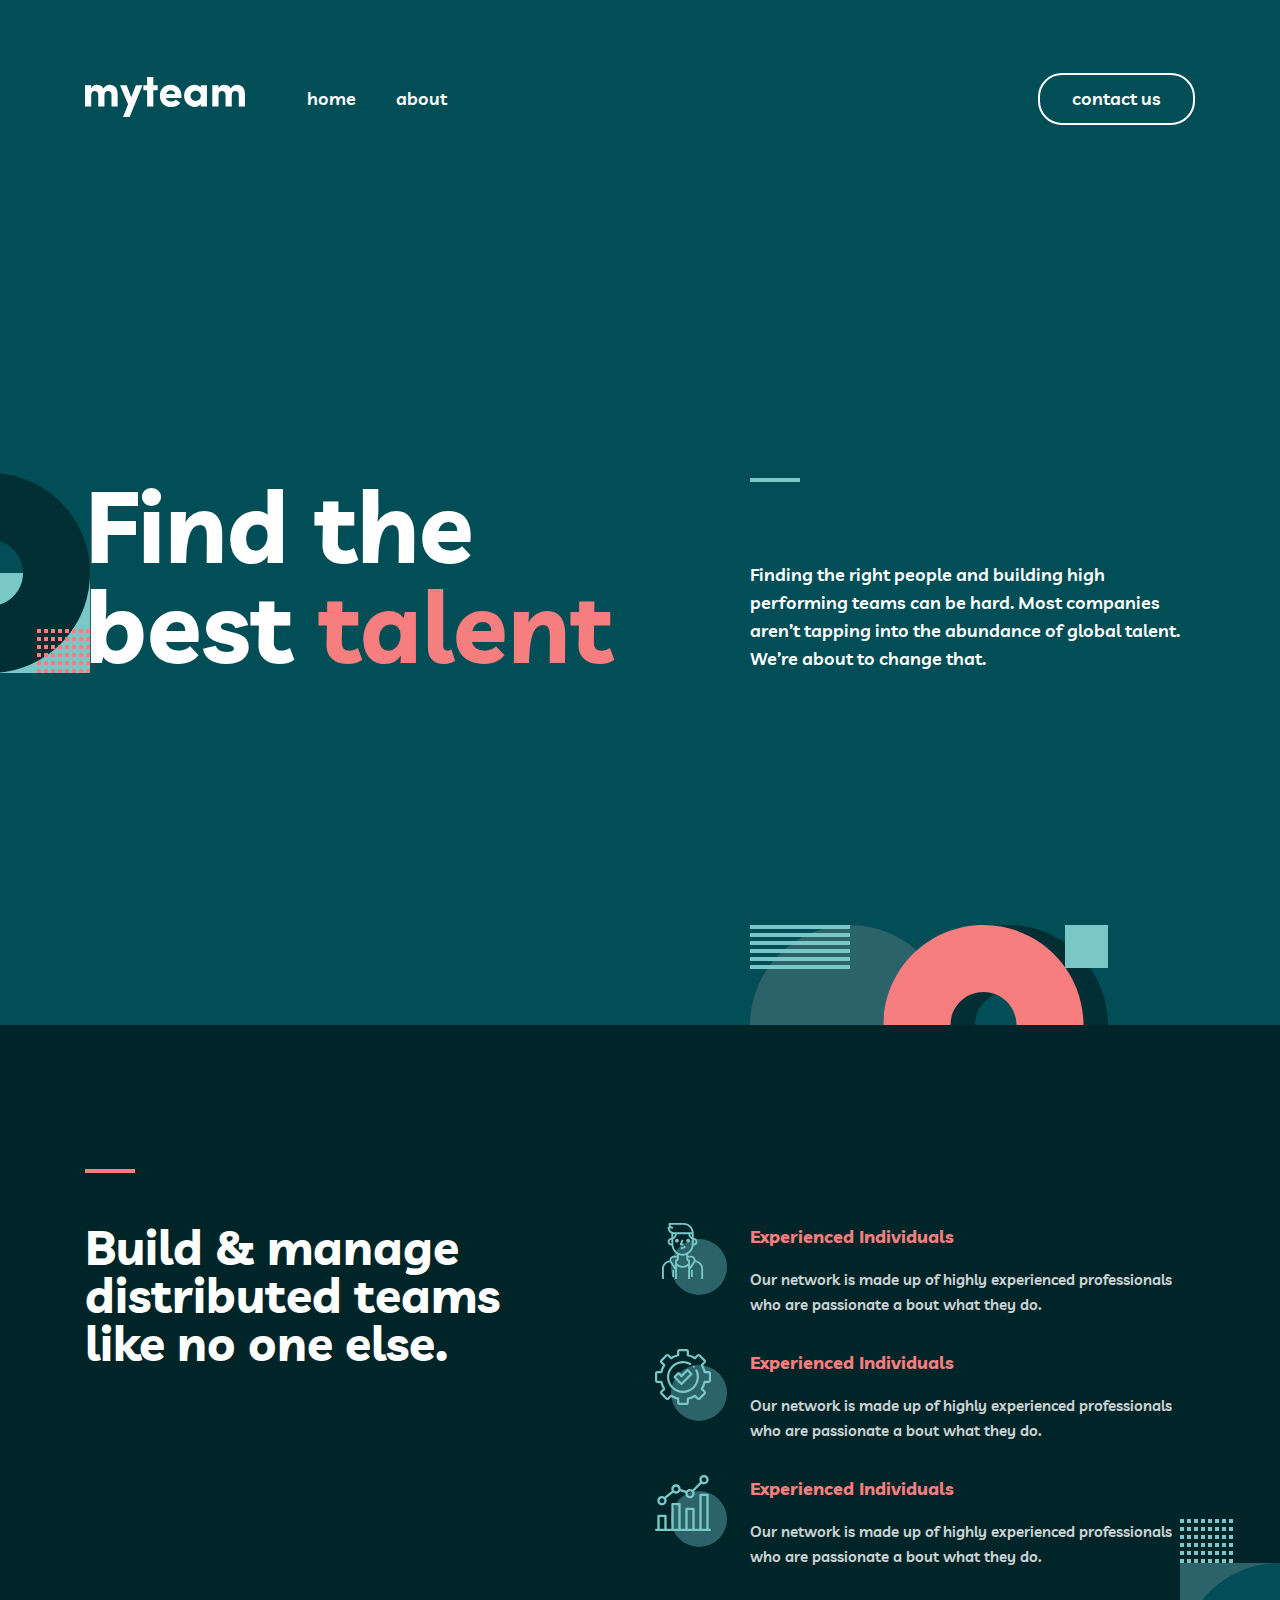
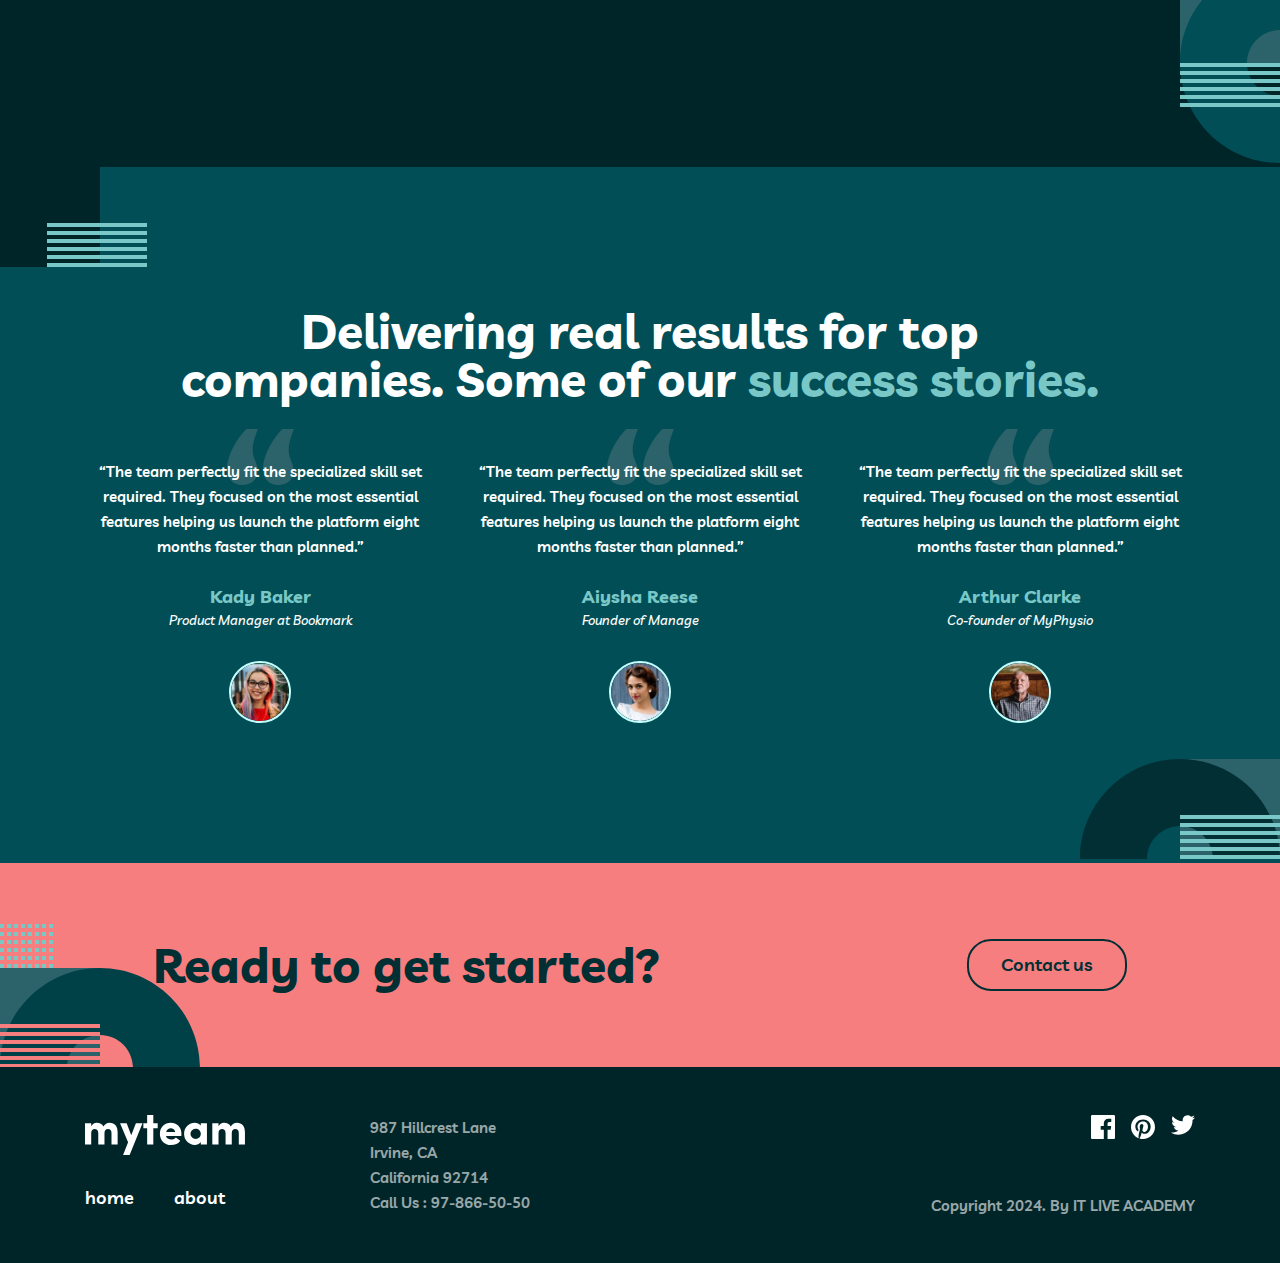
<file: index.html>
<!DOCTYPE html>
<html lang="en">
<head>
  <meta charset="UTF-8">
  <meta name="viewport" content="width=device-width, initial-scale=1.0">

  <link rel="icon" type="image/png" sizes="32x32" href="./img/favicon-32x32.png">
  
  <title>Home Page | myteam website</title>

  <!-- links main.css file -->
  <link rel="stylesheet" href="./css/main.css">
  <!-- links media css -->
  <link rel="stylesheet" href="./css/media.css">
</head>
<body>

  <!-- SITE-HEADER-HERO -->
  <div class="site-header-hero">
    <header class="site-header header">
        <div class="container d-flex">
          <a href="./index.html" class="site-header__logo logo">
            <img src="./img/logo.svg" alt="Site logo" class="logo-image">
          </a>

          <div class="site-menu__bar">
            <span class="site-menu__line"></span>
          </div>
          <nav class="header-nav nav">
            <ul class="nav-list">
              <li class="nav-item">
                <a href="./index.html" class="nav-link">home</a>
              </li>
              <li class="nav-item">
                <a href="./about.html" class="nav-link">about</a>
              </li>
            </ul>
            <a href="./contact.html" class="site-header__link contact-us primary-btn">contact us</a>
            
          </nav>
         
        </div>
    </header>
    <div class="site-hero">
      <div class="container d-flex site-hero__content">
        <h1 class="site-hero__title">Find the <br> best  <span class="site-hero__span">talent</span> </h1>
        <div class="site-hero__text">
          <p class="site-hero__desc">Finding the right people and building high performing teams can be hard. Most companies aren’t tapping into the abundance of global talent. We’re about to change that.</p>
          <img src="./img/bg-pattern-home-2.svg" alt="" class="site-hero__bottom--img">
        </div>
       
        </div>
    </div>
  </div>
  <!-- SITE-HEADER-HERO -->


  <!-- SITE-MAIN -->
  <main class="site-main">
    <!-- offer -->
    <section class="offer">
      <div class="container">
        <div class="offer-content">
          <h2 class="offer-title">Build & manage distributed teams like no one else.</h2>
          <div class="offer-content__service offer-bulid">
            <div class="offer-bulid__item">
              <svg xmlns="http://www.w3.org/2000/svg" width="72" height="72" viewBox="0 0 72 72" fill="none">
                <circle cx="44" cy="44" r="28" fill="#2C6269"/>
                <path fill-rule="evenodd" clip-rule="evenodd" d="M14.4958 0H28.4958C34.1565 0 38.7625 4.606 38.7625 10.2666V10.2667V14.9333C40.8214 14.9333 42.4958 16.6078 42.4958 18.6667C42.4958 20.7256 40.8214 22.4 38.7625 22.4H38.55C38.2613 26.0674 36.1975 29.2747 33.1623 31.101V32.6667H36.1118C38.6029 32.6667 40.6292 34.693 40.6291 37.1842C40.6298 37.2541 40.6289 37.3238 40.6263 37.3934L40.7476 37.4014C44.9636 37.9624 48.0958 41.5427 48.0959 45.7333V56H46.2292V45.7334C46.2292 42.4733 43.7932 39.6891 40.561 39.258L40.1563 39.2323C40.0733 39.3986 39.9798 39.5606 39.8759 39.7172L35.0291 46.9513V56H33.1623V42.9565C31.5585 44.1449 29.6053 44.8 27.5625 44.8C25.5193 44.8 23.5662 44.1451 21.9625 42.9571V56H20.0958V46.9507L15.251 39.7198C15.1464 39.5623 15.0523 39.3996 14.9689 39.2326L14.5023 39.2634C11.3318 39.689 8.89576 42.4732 8.89576 45.7333V56H7.02905V45.7333C7.02905 41.5426 10.1613 37.9633 14.3165 37.407L14.4982 37.3946C14.4954 37.3215 14.4943 37.2481 14.495 37.1746C14.495 34.6929 16.5212 32.6666 19.0123 32.6666H21.9625V31.1315C19.2932 29.5509 17.3029 26.8626 16.72 23.577C16.6621 23.2503 16.6183 22.9208 16.5903 22.5904L16.5756 22.4H16.3625C14.3035 22.4 12.6292 20.7255 12.6292 18.6666C12.6292 16.6077 14.3035 14.9333 16.3625 14.9333H16.3639L16.3626 10.5691C14.1571 9.51877 12.6292 7.26788 12.6292 4.66659C12.6292 4.15144 13.0473 3.7333 13.5625 3.7333H14.0636C13.7445 3.18358 13.5625 2.54603 13.5625 1.86659V0.933297C13.5625 0.418141 13.9806 0 14.4958 0ZM33.1623 35.672V34.5334H36.1118C37.5733 34.5334 38.7625 35.7234 38.7625 37.1934C38.768 37.7264 38.615 38.2415 38.3229 38.6811L35.0291 43.5973V37.5387C35.0292 37.0226 34.6119 36.6053 34.0958 36.6053H33.9371C33.4891 36.5287 33.1586 36.1377 33.1623 35.672ZM29.5133 32.4996C30.1282 32.3806 30.7236 32.2126 31.2956 32V35.6636C31.2863 36.8807 32.0563 37.9363 33.1623 38.3254V40.4479C31.7314 42.032 29.7086 42.9333 27.5625 42.9333C25.4163 42.9333 23.3935 42.0319 21.9625 40.4494V38.3264C23.0676 37.9373 23.8375 36.8826 23.8292 35.672V32.0136C25.0092 32.4416 26.2729 32.6723 27.5728 32.6723C28.2121 32.6723 28.8618 32.6153 29.5133 32.4996ZM20.0958 37.5387V43.5959L16.804 38.6829C16.51 38.2414 16.357 37.7253 16.3626 37.1839C16.3625 35.7224 17.5515 34.5333 19.0132 34.5333H21.9625V35.6786C21.9653 36.1377 21.6358 36.5288 21.1878 36.6054H21.0291C20.5139 36.6054 20.0958 37.0226 20.0958 37.5387ZM35.1286 11.1999H36.896L36.8969 14.0611C36.1833 13.4162 35.4004 12.4564 35.1286 11.1999ZM33.2295 11.1999C33.6437 14.0413 35.8703 15.7542 36.8976 16.4045L36.8986 19.5273L36.7016 22.0715C36.4422 26.3238 33.3398 29.8584 29.1725 30.6647C24.2034 31.5467 19.4396 28.2213 18.5567 23.2503C18.5092 22.9796 18.4727 22.7071 18.4503 22.4401L18.2292 19.6V16.4032C19.2574 15.752 21.4814 14.0394 21.8953 11.1999H33.2295ZM16.3625 16.8H16.3644L16.3653 19.6719L16.4317 20.5333H16.3625C15.333 20.5333 14.4958 19.6961 14.4958 18.6666C14.4958 17.6372 15.333 16.8 16.3625 16.8ZM19.9963 11.1999C19.7247 12.4555 18.9424 13.4148 18.2292 14.0597V11.1334C18.534 11.1772 18.8457 11.1999 19.1625 11.1999H19.9963ZM38.7625 19.6V16.8C39.7919 16.8 40.6292 17.6372 40.6292 18.6667C40.6292 19.6961 39.792 20.5334 38.7625 20.5334H38.6912L38.7625 19.6ZM14.59 5.6C15.0232 7.72702 16.9094 9.3333 19.1625 9.3333V9.33341H36.8435C36.3778 5.13898 32.8125 1.8667 28.4958 1.8667H15.4291C15.4291 2.89625 16.2663 3.73341 17.2958 3.73341C17.8109 3.73341 18.2291 4.15155 18.2291 4.6667C18.2291 5.18186 17.8109 5.6 17.2958 5.6H14.59ZM23.8292 17.7333C23.8292 18.7642 22.9934 19.6 21.9625 19.6C20.9315 19.6 20.0958 18.7642 20.0958 17.7333C20.0958 16.7023 20.9315 15.8666 21.9625 15.8666C22.9934 15.8666 23.8292 16.7023 23.8292 17.7333ZM33.1625 19.6C34.1934 19.6 35.0292 18.7642 35.0292 17.7333C35.0292 16.7023 34.1934 15.8666 33.1625 15.8666C32.1315 15.8666 31.2958 16.7023 31.2958 17.7333C31.2958 18.7642 32.1315 19.6 33.1625 19.6ZM27.0743 20.5333L28.4286 17.1472L26.6954 16.4537L24.8287 21.1204C24.7139 21.4079 24.7494 21.7346 24.923 21.9903C25.0966 22.246 25.386 22.4 25.6959 22.4H28.4959V20.5333H27.0743ZM25.8545 24.2667C27.3076 24.2657 28.674 23.7001 29.7026 22.6726L31.0223 23.9933C29.6419 25.3727 27.806 26.1324 25.8545 26.1334H25.6958V24.2667H25.8545ZM17.2959 47.6C17.2959 47.0839 17.714 46.6667 18.2292 46.6667C18.7443 46.6667 19.1625 47.0839 19.1625 47.6V53.2C19.1625 53.7161 18.7443 54.1333 18.2292 54.1333C17.714 54.1333 17.2959 53.7161 17.2959 53.2V47.6ZM35.9625 47.6C35.9625 47.0839 36.3796 46.6667 36.8958 46.6667C37.4119 46.6667 37.8292 47.0839 37.8291 47.6V53.2C37.8291 53.7161 37.4119 54.1333 36.8958 54.1333C36.3796 54.1333 35.9625 53.7161 35.9625 53.2V47.6Z" fill="#79C8C7"/>
                </svg>
              <div class="offer-bulid__desc">
                <h4 class="offer-bulid__title">Experienced Individuals</h4>
                <p class="offer-bulid__text">Our network is made up of highly experienced professionals who are passionate a       bout what they do.</p>
              </div>
            </div>
            <div class="offer-bulid__item">
              <svg xmlns="http://www.w3.org/2000/svg" width="72" height="72" viewBox="0 0 72 72" fill="none">
                <circle cx="44" cy="44" r="28" fill="#2C6269"/>
                <path fill-rule="evenodd" clip-rule="evenodd" d="M33.9062 53.8125C33.9062 55.0186 32.9249 56 31.7188 56H24.2812C23.0751 56 22.0938 55.0186 22.0938 53.8125V50.5471C20.0357 50.0092 18.0717 49.1948 16.2354 48.1177L13.9244 50.4287C13.0712 51.2815 11.6835 51.2815 10.8307 50.4287L5.57129 45.1693C4.71851 44.3165 4.71851 42.9288 5.57129 42.076L7.88226 39.7646C6.80518 37.9283 5.99084 35.9643 5.45294 33.9062H2.1875C0.981384 33.9062 0 32.9249 0 31.7188V24.2812C0 23.0751 0.981384 22.0938 2.1875 22.0938H5.44568C5.98187 20.0323 6.79535 18.0648 7.87244 16.2251L5.57129 13.924C4.71851 13.0712 4.71851 11.6835 5.57129 10.8307L10.8307 5.57129C11.6835 4.71851 13.0712 4.71851 13.9244 5.57129L16.2174 7.86475C18.0588 6.78253 20.0289 5.96478 22.0938 5.42517V2.1875C22.0938 0.981384 23.0751 0 24.2812 0H31.7188C32.9249 0 33.9062 0.981384 33.9062 2.1875V5.41791C35.9741 5.95581 37.948 6.77271 39.7924 7.85449L42.076 5.57129C42.9288 4.71851 44.3165 4.71851 45.1693 5.57129L50.4287 10.8307C51.2815 11.6835 51.2815 13.0712 50.4287 13.9244L48.1455 16.2076C49.2273 18.052 50.0442 20.0259 50.5821 22.0938H53.8125C55.0186 22.0938 56 23.0751 56 24.2812V31.7188C56 32.9249 55.0186 33.9062 53.8125 33.9062H50.5748C50.0352 35.9711 49.217 37.9412 48.1353 39.7826L50.4283 42.076C51.2811 42.9288 51.2811 44.3165 50.4283 45.1693L45.1693 50.4287C44.3165 51.2815 42.9288 51.2815 42.0756 50.4287L39.7749 48.1276C37.9348 49.2047 35.9673 50.0181 33.9062 50.5543V53.8125ZM16.0713 45.641C16.2747 45.641 16.4785 45.6974 16.6596 45.8127C18.7407 47.1415 21.0167 48.0853 23.4238 48.618C23.9249 48.7291 24.2812 49.173 24.2812 49.6862V53.8125H31.7188V49.6921C31.7188 49.1786 32.0759 48.7343 32.5775 48.624C34.988 48.0934 37.2674 47.1509 39.3519 45.823C39.7843 45.5474 40.3504 45.6094 40.7131 45.9721L43.6227 48.8817L48.8817 43.6227L45.9785 40.7195C45.6154 40.3564 45.5538 39.7894 45.8307 39.3566C47.1641 37.2717 48.1118 34.9902 48.6462 32.5762C48.7569 32.0751 49.2012 31.7188 49.7139 31.7188H53.8125V24.2812H49.7199C49.2064 24.2812 48.762 23.9241 48.6518 23.4225C48.1199 21.0051 47.174 18.7202 45.8405 16.6318C45.5645 16.199 45.6265 15.6329 45.9892 15.2698L48.8817 12.3773L43.6227 7.11835L40.7302 10.0108C40.3675 10.3735 39.801 10.4355 39.3682 10.1595C37.2798 8.82605 34.9949 7.88055 32.5775 7.34821C32.0759 7.23798 31.7188 6.79364 31.7188 6.28009V2.1875H24.2812V6.28607C24.2812 6.79919 23.9249 7.2431 23.4242 7.35419C21.0098 7.88867 18.7283 8.83588 16.6434 10.1693C16.211 10.4462 15.6436 10.3846 15.2809 10.0215L12.3773 7.11835L7.11835 12.3773L10.0279 15.2873C10.3906 15.6496 10.4526 16.2157 10.177 16.6481C8.84912 18.7326 7.90662 21.012 7.37598 23.4225C7.26575 23.9241 6.82141 24.2812 6.30786 24.2812H2.1875V31.7188H6.31384C6.82697 31.7188 7.27087 32.0755 7.38196 32.5762C7.91473 34.9838 8.85895 37.2593 10.1873 39.3404C10.4633 39.7732 10.4017 40.3397 10.0386 40.7025L7.11835 43.6227L12.3773 48.8821L15.2975 45.9614C15.509 45.7504 15.7889 45.641 16.0713 45.641ZM16.7083 39.2917C19.8217 42.4046 23.9108 43.9615 28 43.9615C32.0892 43.9615 36.1783 42.4046 39.2917 39.2917C44.1597 34.4241 45.3646 27.0182 42.2901 20.8641C42.0201 20.3237 41.363 20.1041 40.8229 20.3741C40.2825 20.6441 40.0633 21.3012 40.3333 21.8417C42.9865 27.1528 41.9462 33.5439 37.7451 37.7451C35.0581 40.432 31.5295 41.7753 28 41.7748C24.4714 41.7744 20.9419 40.4312 18.2554 37.7451C12.8819 32.3716 12.8819 23.6284 18.2554 18.2554C22.6026 13.9077 29.38 12.9691 34.736 15.9726C35.2628 16.2682 35.9293 16.0807 36.2249 15.5535C36.5201 15.0267 36.3326 14.3602 35.8058 14.0649C32.8296 12.3961 29.3181 11.7219 25.9167 12.1671C22.4039 12.6268 19.2197 14.1974 16.7083 16.7083C10.4821 22.9346 10.4821 33.0654 16.7083 39.2917ZM38.7572 18.8138C38.4684 18.8138 38.1873 18.6976 37.9826 18.4929C37.7792 18.2896 37.6635 18.0084 37.6635 17.72C37.6635 17.4321 37.7792 17.1501 37.9826 16.9467C38.186 16.7429 38.4684 16.6263 38.7572 16.6263C39.0447 16.6263 39.3267 16.7429 39.5305 16.9467C39.7339 17.1501 39.851 17.4321 39.851 17.72C39.851 18.0084 39.7339 18.2896 39.5305 18.4929C39.3259 18.6976 39.0447 18.8138 38.7572 18.8138ZM26.4564 36.0574C26.1663 36.0574 25.8881 35.9421 25.683 35.737L18.7664 28.8199C18.3391 28.3931 18.3391 27.7005 18.7664 27.2733L22.6893 23.3499C22.8944 23.1448 23.1725 23.0298 23.4626 23.0298C23.7527 23.0298 24.0313 23.1448 24.2364 23.3499L26.4564 25.5703L31.764 20.263C32.1909 19.8358 32.8834 19.8358 33.3107 20.263L37.2341 24.1864C37.6609 24.6132 37.6609 25.3058 37.2341 25.733L27.2301 35.737C27.0246 35.9421 26.7465 36.0574 26.4564 36.0574ZM21.0863 28.0466L26.4564 33.4166L34.9137 24.9597L32.5374 22.5834L27.2301 27.8906C27.025 28.0957 26.7465 28.2111 26.4564 28.2111C26.1663 28.2111 25.8881 28.0957 25.683 27.8906L23.4626 25.6702L21.0863 28.0466Z" fill="#79C8C7"/>
                </svg>
              <div class="offer-bulid__desc">
                <h4 class="offer-bulid__title">Experienced Individuals</h4>
                <p class="offer-bulid__text">Our network is made up of highly experienced professionals who are passionate a       bout what they do.</p>
              </div>
            </div>
            <div class="offer-bulid__item">
              <svg xmlns="http://www.w3.org/2000/svg" width="72" height="72" viewBox="0 0 72 72" fill="none">
                <circle cx="44" cy="44" r="28" fill="#2C6269"/>
                <path fill-rule="evenodd" clip-rule="evenodd" d="M44.3333 4.6667C44.3333 2.093 46.4263 0 49 0C51.5737 0 53.6667 2.093 53.6667 4.6667C53.6667 7.24041 51.5737 9.33341 49 9.33341C48.1355 9.33341 47.3252 9.09726 46.6303 8.68608L39.0194 16.297C39.4306 16.992 39.6667 17.8022 39.6667 18.6667C39.6667 21.2404 37.5737 23.3334 35 23.3334C32.4263 23.3334 30.3333 21.2404 30.3333 18.6667C30.3333 18.4032 30.3552 18.1447 30.3974 17.893L25.0246 16.3608C24.2129 17.7396 22.7129 18.6667 21 18.6667C19.9493 18.6667 18.9788 18.3179 18.1981 17.73L11.0811 23.4046C11.4541 24.075 11.6667 24.8465 11.6667 25.6667C11.6667 28.2404 9.5737 30.3334 7 30.3334C4.4263 30.3334 2.3333 28.2404 2.3333 25.6667C2.3333 23.093 4.4263 21 7 21C7.90488 21 8.75035 21.2587 9.46631 21.7061L16.7404 15.9062C16.4788 15.3239 16.3333 14.6787 16.3333 14C16.3333 11.4263 18.4263 9.3333 21 9.3333C23.5737 9.3333 25.6667 11.4263 25.6667 14C25.6667 14.0389 25.6662 14.0777 25.6653 14.1165L31.3656 15.742C32.2217 14.6803 33.5327 14 35 14C35.8645 14 36.6748 14.2361 37.3697 14.6473L44.9806 7.03637C44.5694 6.34145 44.3333 5.5312 44.3333 4.6667ZM19.2225 15.5101C19.209 15.491 19.1948 15.4722 19.18 15.4537C19.1649 15.4348 19.1494 15.4164 19.1334 15.3987C18.8404 15.0086 18.6667 14.524 18.6667 14C18.6667 12.7143 19.712 11.6667 21 11.6667C22.288 11.6667 23.3333 12.7144 23.3333 14C23.3333 15.2857 22.288 16.3333 21 16.3333C20.2882 16.3333 19.6506 16.0133 19.2225 15.5101ZM8.61291 23.982C8.1938 23.5805 7.62552 23.3334 7 23.3334C5.712 23.3334 4.6667 24.381 4.6667 25.6667C4.6667 26.9523 5.712 28 7 28C8.288 28 9.3333 26.9523 9.3333 25.6667C9.3333 25.0421 9.08657 24.4737 8.68515 24.0543C8.66023 24.0314 8.63612 24.0073 8.61291 23.982ZM47.3975 6.3613C47.3831 6.34522 47.3681 6.32945 47.3527 6.314C47.3373 6.29859 47.3215 6.28369 47.3055 6.26933C46.9096 5.85087 46.6667 5.28643 46.6667 4.6667C46.6667 3.381 47.712 2.33341 49 2.33341C50.288 2.33341 51.3333 3.38111 51.3333 4.6667C51.3333 5.9523 50.288 7 49 7C48.3796 7 47.8155 6.75694 47.3975 6.3613ZM52.5 18.6667C53.144 18.6667 53.6667 19.1893 53.6667 19.8334V53.6667H54.8333C55.4773 53.6667 56 54.1893 56.0001 54.8333C56.0001 55.4773 55.4774 56 54.8334 56H52.5159L52.5 56.0001H45.5L45.4841 56H38.5159L38.5 56.0001H31.5L31.4841 56H24.5159L24.5 56.0001H17.5L17.4841 56H10.5H3.5H1.1667C0.522703 56 0 55.4773 0 54.8333C0 54.1893 0.522703 53.6667 1.1667 53.6667H2.3333V40.8334C2.3333 40.1894 2.856 39.6667 3.5 39.6667H10.5C11.144 39.6667 11.6667 40.1893 11.6667 40.8333V53.6667H16.3333V29.1667C16.3333 28.5227 16.856 28 17.5 28H24.5C25.144 28 25.6667 28.5227 25.6667 29.1667V53.6667H30.3333V33.8334C30.3333 33.1894 30.856 32.6667 31.5 32.6667H38.5C39.144 32.6667 39.6667 33.1893 39.6667 33.8334V53.6667H44.3333V19.8334C44.3333 19.1894 44.856 18.6667 45.5 18.6667H52.5ZM51.3333 21V53.6667H46.6666V21H51.3333ZM37.3333 53.6667V35H32.6666V53.6667H37.3333ZM18.6666 30.3333H23.3333V53.6667H18.6666V30.3333ZM9.33341 53.6667V42H4.6667V53.6667H9.3333H9.33341ZM35 21C33.712 21 32.6667 19.9523 32.6667 18.6667C32.6667 17.381 33.712 16.3334 35 16.3334C36.288 16.3334 37.3333 17.3811 37.3333 18.6667C37.3333 19.9523 36.288 21 35 21Z" fill="#79C8C7"/>
                </svg>
              <div class="offer-bulid__desc">
                <h4 class="offer-bulid__title">Experienced Individuals</h4>
                <p class="offer-bulid__text">Our network is made up of highly experienced professionals who are passionate a       bout what they do.</p>
              </div>
            </div>
          </div>
        </div>
      </div>
    </section>
    <!-- offer -->

    <!-- service -->
    <section class="delivery">
      <div class="container">
        <div class="delivery-content">
          <h2 class="delivery-title">Delivering real results for top companies. Some of our </h2>
          <div class="delivery-cards">
            <div class="delivery-card">
              <p class="delivery-card__desc"> “The team perfectly fit the specialized skill set required. They focused on the most essential features helping us launch the platform eight months faster than planned.”</p>
              <div class="delivery-card__body">
                <h4 class="delivery-card__name">Kady Baker</h4>
                <p class="delivery-card__jobs">Product Manager at Bookmark</p>
              </div>
              <div class="delivery-card__ava">
                <img src="./img/avatar-kady.jpg" alt="Person image" class="delivery-card__ava--img">
              </div>
            </div>
            <div class="delivery-card">
              <p class="delivery-card__desc"> “The team perfectly fit the specialized skill set required. They focused on the most essential features helping us launch the platform eight months faster than planned.”</p>
              <div class="delivery-card__body">
                <h4 class="delivery-card__name">Aiysha Reese</h4>
                <p class="delivery-card__jobs">Founder of Manage</p>
              </div>
              <div class="delivery-card__ava">
                <img src="./img/avatar-aiysha.jpg" alt="Person image" class="delivery-card__ava--img">
              </div>
            </div>
            <div class="delivery-card">
              <p class="delivery-card__desc"> “The team perfectly fit the specialized skill set required. They focused on the most essential features helping us launch the platform eight months faster than planned.”</p>
              <div class="delivery-card__body">
                <h4 class="delivery-card__name">Arthur Clarke</h4>
                <p class="delivery-card__jobs">Co-founder of MyPhysio</p>
              </div>
              <div class="delivery-card__ava">
                <img src="./img/avatar-arthur.jpg" alt="Person image" class="delivery-card__ava--img">
              </div>
            </div>
          </div>
        </div>
      </div>
    </section>
    <!-- service -->

    <!-- contact -->
    <section class="contact">
        <div class="contact-content">
          <h3 class="contact-title">Ready to get started?</h3>
          <a href="./contact.html" class="contact-btn primary-btn">Contact us</a>
        </div>
    </section>
    <!-- contact -->
  </main>

  <!-- SITE-MAIN -->

  <!-- SITE-FOOTER -->
  <footer class="site-footer">
    <div class="container">
      <div class="footer-info">
        <div class="footer-menu">
          <div class="footer-menu__list">
            <a href="./index.html" class="footer-logo logo">
              <img src="./img/logo.svg" alt="Site logo" class="footer-logo__image">
            </a>
            <ul class="nav-list">
              <li class="nav-item">
                <a href="./index.html" class="nav-link">home</a>
              </li>
              <li class="nav-item">
                <a href="./about.html" class="nav-link">about</a>
              </li>
            </ul>
          </div>
          <p class="footer-contact">
            987  Hillcrest Lane <br>Irvine, CA <br> California  92714 <br>Call Us : <a href="tel:998978665050" class="footer-contact__phone">97-866-50-50</a>
          </p>
        </div>
        <div class="footer-social social">
          <ul class="social-list">
            <a href="#!" class="social-link">
              <svg xmlns="http://www.w3.org/2000/svg" width="24" height="24" viewBox="0 0 24 24" fill="none">
                <path d="M22.675 0H1.325C0.593 0 0 0.593 0 1.325V22.676C0 23.407 0.593 24 1.325 24H12.82V14.706H9.692V11.084H12.82V8.413C12.82 5.313 14.713 3.625 17.479 3.625C18.804 3.625 19.942 3.724 20.274 3.768V7.008L18.356 7.009C16.852 7.009 16.561 7.724 16.561 8.772V11.085H20.148L19.681 14.707H16.561V24H22.677C23.407 24 24 23.407 24 22.675V1.325C24 0.593 23.407 0 22.675 0Z" fill="currentColor"/>
                </svg>
            </a>
            <a href="#!" class="social-link">
              <svg xmlns="http://www.w3.org/2000/svg" width="24" height="24" viewBox="0 0 24 24" fill="none">
                <path d="M12 0C5.373 0 0 5.372 0 12C0 17.084 3.163 21.426 7.627 23.174C7.522 22.225 7.427 20.769 7.669 19.733C7.887 18.796 9.076 13.768 9.076 13.768C9.076 13.768 8.717 13.049 8.717 11.986C8.717 10.318 9.684 9.072 10.888 9.072C11.911 9.072 12.406 9.841 12.406 10.762C12.406 11.791 11.751 13.33 11.412 14.757C11.129 15.951 12.011 16.926 13.189 16.926C15.322 16.926 16.961 14.677 16.961 11.431C16.961 8.558 14.897 6.549 11.949 6.549C8.535 6.549 6.531 9.11 6.531 11.756C6.531 12.787 6.928 13.894 7.424 14.494C7.522 14.613 7.536 14.718 7.507 14.839L7.174 16.199C7.121 16.419 7 16.466 6.772 16.36C5.273 15.662 4.336 13.471 4.336 11.711C4.336 7.926 7.086 4.449 12.265 4.449C16.428 4.449 19.663 7.416 19.663 11.38C19.663 15.516 17.056 18.844 13.436 18.844C12.22 18.844 11.077 18.213 10.686 17.466L9.938 20.319C9.667 21.362 8.936 22.669 8.446 23.465C9.57 23.812 10.763 24 12 24C18.627 24 24 18.627 24 12C24 5.372 18.627 0 12 0Z" fill="currentColor"/>
                </svg>
            </a>
            <a href="#!" class="social-link">
              <svg xmlns="http://www.w3.org/2000/svg" width="24" height="20" viewBox="0 0 24 20" fill="none">
                <path d="M24 2.55699C23.117 2.94899 22.168 3.21299 21.172 3.33199C22.189 2.72299 22.97 1.75799 23.337 0.607986C22.386 1.17199 21.332 1.58199 20.21 1.80299C19.313 0.845986 18.032 0.247986 16.616 0.247986C13.437 0.247986 11.101 3.21399 11.819 6.29299C7.728 6.08799 4.1 4.12799 1.671 1.14899C0.381 3.36199 1.002 6.25699 3.194 7.72299C2.388 7.69699 1.628 7.47599 0.965 7.10699C0.911 9.38799 2.546 11.522 4.914 11.997C4.221 12.185 3.462 12.229 2.69 12.081C3.316 14.037 5.134 15.46 7.29 15.5C5.22 17.123 2.612 17.848 0 17.54C2.179 18.937 4.768 19.752 7.548 19.752C16.69 19.752 21.855 12.031 21.543 5.10599C22.505 4.41099 23.34 3.54399 24 2.55699Z" fill="currentColor"/>
                </svg>
            </a>
          </ul>
          <p class="footer-text">Copyright 2024. By IT LIVE ACADEMY</p>
        </div>
        
      </div>
    </div>
  </footer>
  <!-- SITE-FOOTER -->

  

  
</body>
</html>
</file>
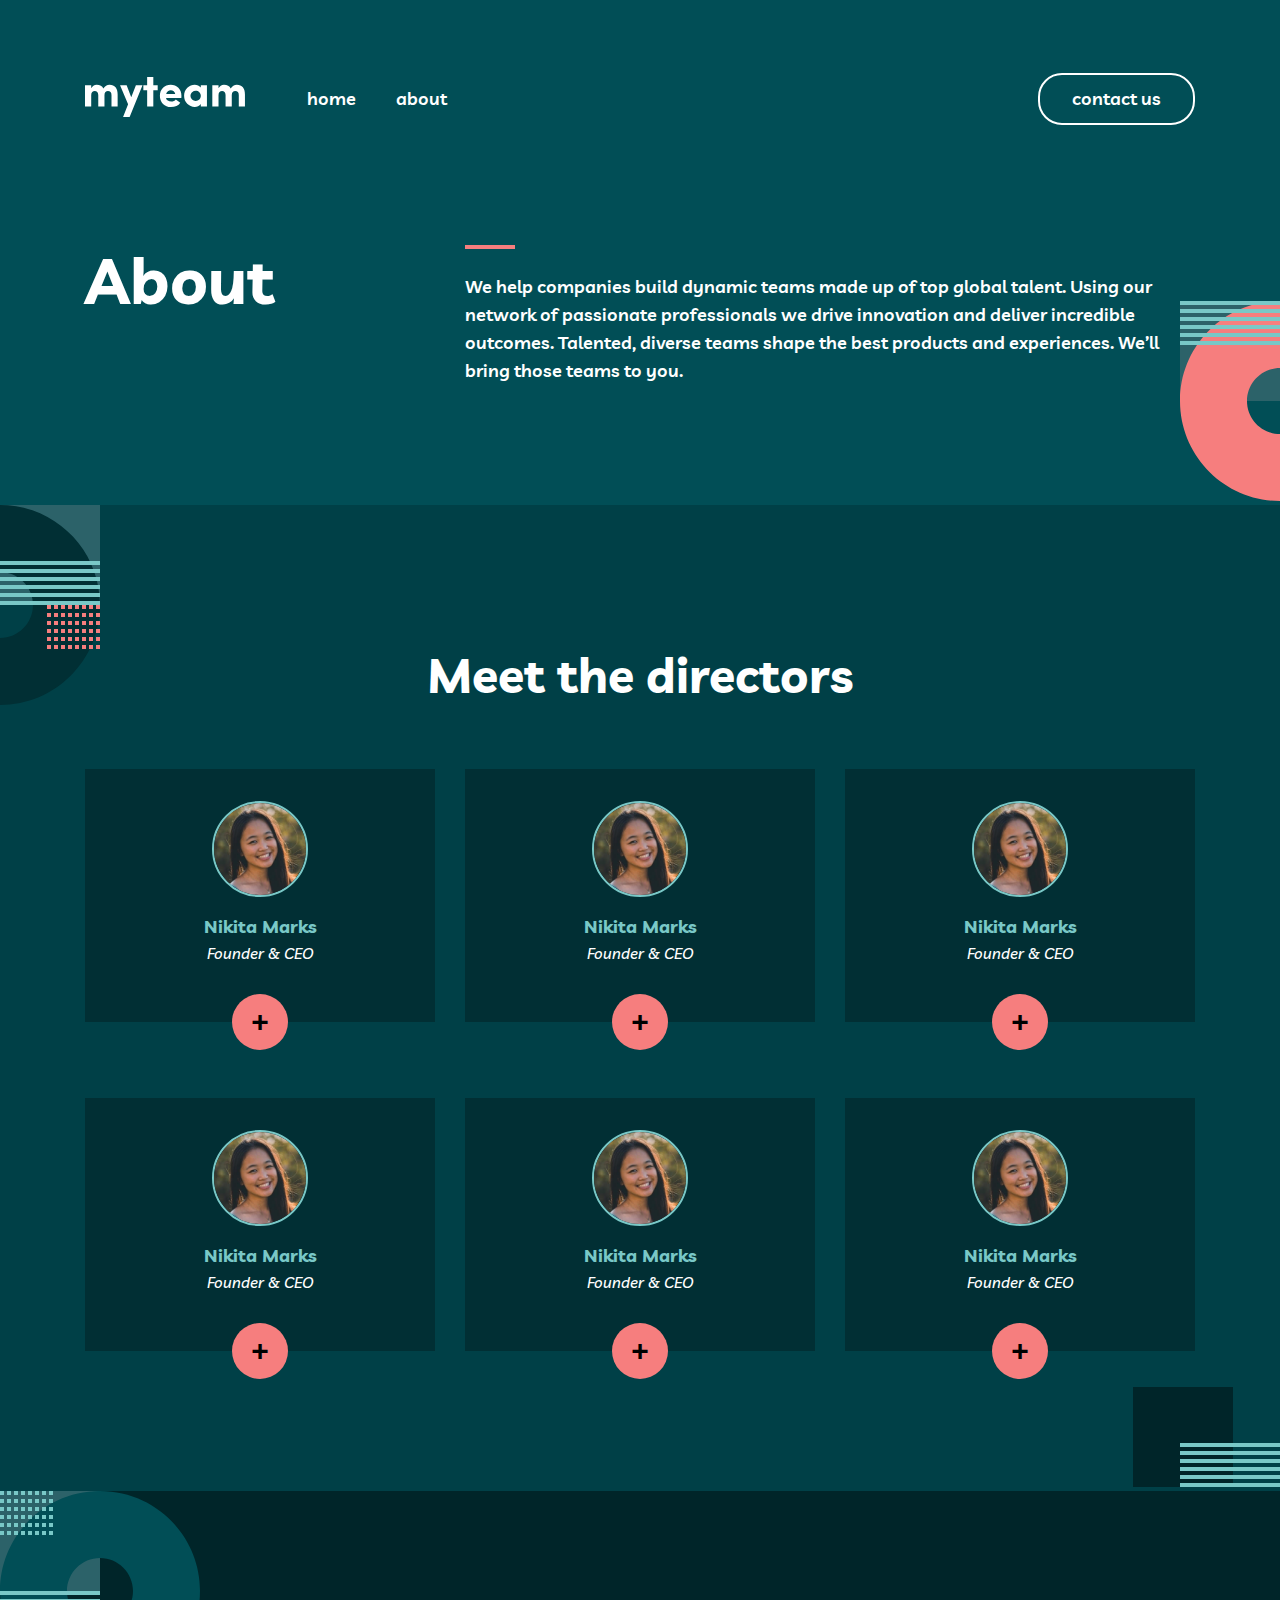
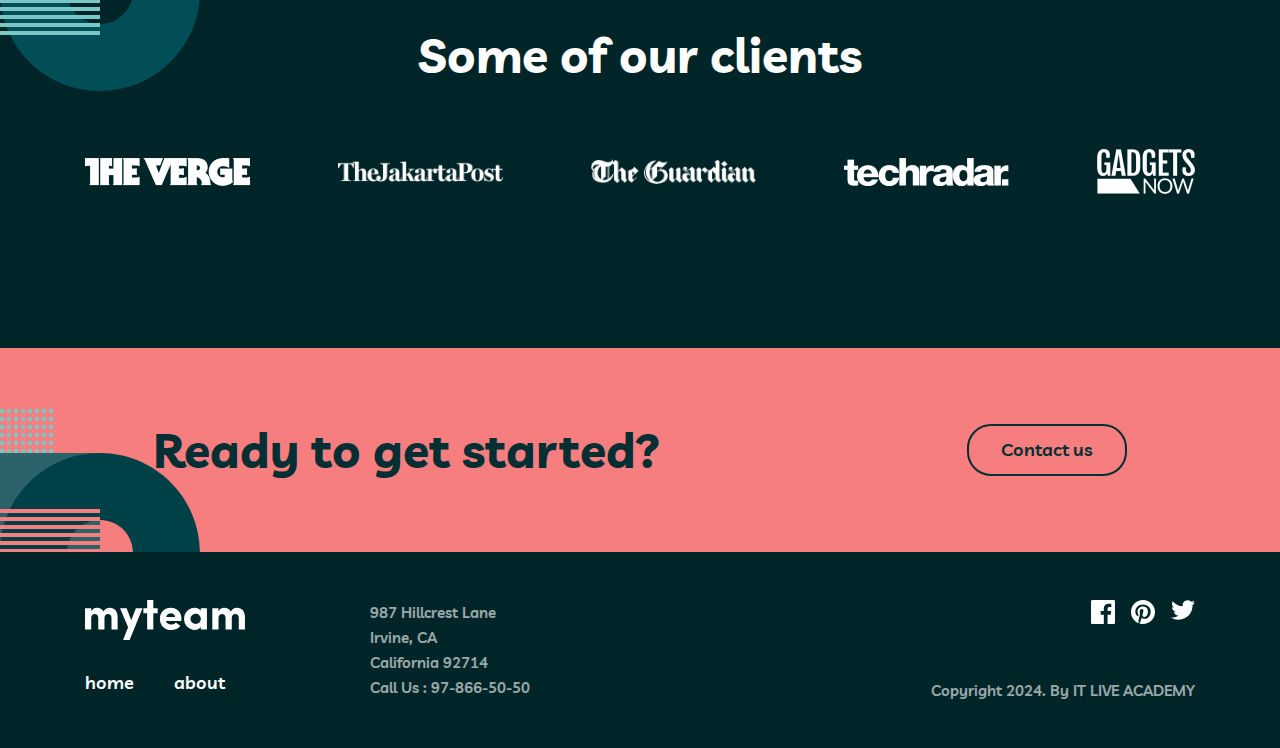
<file: about.html>
<!DOCTYPE html>
<html lang="en">
<head>
  <meta charset="UTF-8">
  <meta name="viewport" content="width=device-width, initial-scale=1.0">

  <link rel="icon" type="image/png" sizes="32x32" href="./img/favicon-32x32.png">
  
  <title>About Page | myteam website </title>
    <!-- links main.css file -->
    <link rel="stylesheet" href="./css/main.css">
    <!-- links medida css file -->
    <link rel="stylesheet" href="./css/media.css">
</head>
<body>

     <!-- SITE-HEADER -->
  <div class="site-header-hero">
    <header class="site-header header">
      <div class="container d-flex">
        <a href="./index.html" class="site-header__logo logo">
          <img src="./img/logo.svg" alt="Site logo" class="logo-image">
        </a>

        <div class="site-menu__bar">
          <span class="site-menu__line"></span>
        </div>
        <nav class="header-nav nav">
          <ul class="nav-list">
            <li class="nav-item">
              <a href="./index.html" class="nav-link">home</a>
            </li>
            <li class="nav-item">
              <a href="./about.html" class="nav-link">about</a>
            </li>
          </ul>
          <a href="./contact.html" class="site-header__link contact-us primary-btn">contact us</a>
          
        </nav>
       
      </div>
    </header>
   
   
  </div>
  <!-- SITE-HEADER -->

  <!-- about-section -->
  <section class="about">
      <div class="about-companies">
        <div class="container">
         <div class="about-content">
          <h1 class="about-title">About</h1>
          <p class="about-desc">We help companies build dynamic teams made up of top global talent. Using our network of passionate professionals we drive innovation and deliver incredible outcomes. Talented, diverse teams shape the best products and experiences. We’ll bring those teams to you.</p>
         </div>
        </div>
      </div>

      <div class="about-team team">
        <div class="container">
          <h2 class="team-title">Meet the directors</h2>
          <div class="team-cards">
            <div class="team-card">
                <div class="team-ava">
                  <img src="./img/avatar-nikita.jpg" alt="Founder SEO" class="team-ava__image">
                </div>
                <h4 class="team-person__name">Nikita Marks</h4>
                <span class="team-person__job">Founder & CEO</span>
                <button class="team-about__more">+</button>

                <div class="team-card__content">
                  <h4 class="team-person__name">Nikita Marks</h4>
                  <p class="team-person__desc">“Empowered teams create truly amazing products. Set the north star and let them follow it.”</p>
                  <ul class="team-person__social ">
                    <a href="#!" class="social-link">
                      <svg xmlns="http://www.w3.org/2000/svg" width="24" height="20" viewBox="0 0 24 20" fill="none">
                        <path d="M24 2.309C23.117 2.701 22.168 2.965 21.172 3.084C22.189 2.475 22.97 1.51 23.337 0.36C22.386 0.924 21.332 1.334 20.21 1.555C19.313 0.598 18.032 0 16.616 0C13.437 0 11.101 2.966 11.819 6.045C7.728 5.84 4.1 3.88 1.671 0.901C0.381 3.114 1.002 6.009 3.194 7.475C2.388 7.449 1.628 7.228 0.965 6.859C0.911 9.14 2.546 11.274 4.914 11.749C4.221 11.937 3.462 11.981 2.69 11.833C3.316 13.789 5.134 15.212 7.29 15.252C5.22 16.875 2.612 17.6 0 17.292C2.179 18.689 4.768 19.504 7.548 19.504C16.69 19.504 21.855 11.783 21.543 4.858C22.505 4.163 23.34 3.296 24 2.309Z" fill="currentColor"/>
                        </svg>
                    </a>
                    <a href="#!" class="social-link">
                      <svg xmlns="http://www.w3.org/2000/svg" width="20" height="20" viewBox="0 0 20 20" fill="none">
                        <path fill-rule="evenodd" clip-rule="evenodd" d="M2 0H18C19.1 0 20 0.9 20 2V18C20 19.1 19.1 20 18 20H2C0.9 20 0 19.1 0 18V2C0 0.9 0.9 0 2 0ZM6 17V8H3V17H6ZM4.5 6.3C3.5 6.3 2.7 5.5 2.7 4.5C2.7 3.5 3.5 2.7 4.5 2.7C5.5 2.7 6.3 3.5 6.3 4.5C6.3 5.5 5.5 6.3 4.5 6.3ZM14 17H17V11.3C17 9.4 15.4 7.8 13.5 7.8C12.6 7.8 11.5 8.4 11 9.2V8H8V17H11V11.7C11 10.9 11.7 10.2 12.5 10.2C13.3 10.2 14 10.9 14 11.7V17Z" fill="currentColor"/>
                        </svg>
                    </a>
                  </ul>
                </div>
            </div>
            <div class="team-card">
              <div class="team-ava">
                <img src="./img/avatar-nikita.jpg" alt="Founder SEO" class="team-ava__image">
              </div>
              <h4 class="team-person__name">Nikita Marks</h4>
              <span class="team-person__job">Founder & CEO</span>
              <button class="team-about__more">+</button>

              <div class="team-card__content">
                <h4 class="team-person__name">Nikita Marks</h4>
                <p class="team-person__desc">“Empowered teams create truly amazing products. Set the north star and let them follow it.”</p>
                <ul class="team-person__social ">
                  <a href="#!" class="social-link">
                    <svg xmlns="http://www.w3.org/2000/svg" width="24" height="20" viewBox="0 0 24 20" fill="none">
                      <path d="M24 2.309C23.117 2.701 22.168 2.965 21.172 3.084C22.189 2.475 22.97 1.51 23.337 0.36C22.386 0.924 21.332 1.334 20.21 1.555C19.313 0.598 18.032 0 16.616 0C13.437 0 11.101 2.966 11.819 6.045C7.728 5.84 4.1 3.88 1.671 0.901C0.381 3.114 1.002 6.009 3.194 7.475C2.388 7.449 1.628 7.228 0.965 6.859C0.911 9.14 2.546 11.274 4.914 11.749C4.221 11.937 3.462 11.981 2.69 11.833C3.316 13.789 5.134 15.212 7.29 15.252C5.22 16.875 2.612 17.6 0 17.292C2.179 18.689 4.768 19.504 7.548 19.504C16.69 19.504 21.855 11.783 21.543 4.858C22.505 4.163 23.34 3.296 24 2.309Z" fill="currentColor"/>
                      </svg>
                  </a>
                  <a href="#!" class="social-link">
                    <svg xmlns="http://www.w3.org/2000/svg" width="20" height="20" viewBox="0 0 20 20" fill="none">
                      <path fill-rule="evenodd" clip-rule="evenodd" d="M2 0H18C19.1 0 20 0.9 20 2V18C20 19.1 19.1 20 18 20H2C0.9 20 0 19.1 0 18V2C0 0.9 0.9 0 2 0ZM6 17V8H3V17H6ZM4.5 6.3C3.5 6.3 2.7 5.5 2.7 4.5C2.7 3.5 3.5 2.7 4.5 2.7C5.5 2.7 6.3 3.5 6.3 4.5C6.3 5.5 5.5 6.3 4.5 6.3ZM14 17H17V11.3C17 9.4 15.4 7.8 13.5 7.8C12.6 7.8 11.5 8.4 11 9.2V8H8V17H11V11.7C11 10.9 11.7 10.2 12.5 10.2C13.3 10.2 14 10.9 14 11.7V17Z" fill="currentColor"/>
                      </svg>
                  </a>
                </ul>
              </div>
            </div>
            <div class="team-card">
              <div class="team-ava">
                <img src="./img/avatar-nikita.jpg" alt="Founder SEO" class="team-ava__image">
              </div>
              <h4 class="team-person__name">Nikita Marks</h4>
              <span class="team-person__job">Founder & CEO</span>
              <button class="team-about__more">+</button>

              <div class="team-card__content">
                <h4 class="team-person__name">Nikita Marks</h4>
                <p class="team-person__desc">“Empowered teams create truly amazing products. Set the north star and let them follow it.”</p>
                <ul class="team-person__social ">
                  <a href="#!" class="social-link">
                    <svg xmlns="http://www.w3.org/2000/svg" width="24" height="20" viewBox="0 0 24 20" fill="none">
                      <path d="M24 2.309C23.117 2.701 22.168 2.965 21.172 3.084C22.189 2.475 22.97 1.51 23.337 0.36C22.386 0.924 21.332 1.334 20.21 1.555C19.313 0.598 18.032 0 16.616 0C13.437 0 11.101 2.966 11.819 6.045C7.728 5.84 4.1 3.88 1.671 0.901C0.381 3.114 1.002 6.009 3.194 7.475C2.388 7.449 1.628 7.228 0.965 6.859C0.911 9.14 2.546 11.274 4.914 11.749C4.221 11.937 3.462 11.981 2.69 11.833C3.316 13.789 5.134 15.212 7.29 15.252C5.22 16.875 2.612 17.6 0 17.292C2.179 18.689 4.768 19.504 7.548 19.504C16.69 19.504 21.855 11.783 21.543 4.858C22.505 4.163 23.34 3.296 24 2.309Z" fill="currentColor"/>
                      </svg>
                  </a>
                  <a href="#!" class="social-link">
                    <svg xmlns="http://www.w3.org/2000/svg" width="20" height="20" viewBox="0 0 20 20" fill="none">
                      <path fill-rule="evenodd" clip-rule="evenodd" d="M2 0H18C19.1 0 20 0.9 20 2V18C20 19.1 19.1 20 18 20H2C0.9 20 0 19.1 0 18V2C0 0.9 0.9 0 2 0ZM6 17V8H3V17H6ZM4.5 6.3C3.5 6.3 2.7 5.5 2.7 4.5C2.7 3.5 3.5 2.7 4.5 2.7C5.5 2.7 6.3 3.5 6.3 4.5C6.3 5.5 5.5 6.3 4.5 6.3ZM14 17H17V11.3C17 9.4 15.4 7.8 13.5 7.8C12.6 7.8 11.5 8.4 11 9.2V8H8V17H11V11.7C11 10.9 11.7 10.2 12.5 10.2C13.3 10.2 14 10.9 14 11.7V17Z" fill="currentColor"/>
                      </svg>
                  </a>
                </ul>
              </div>
            </div>
            <div class="team-card">
              <div class="team-ava">
                <img src="./img/avatar-nikita.jpg" alt="Founder SEO" class="team-ava__image">
              </div>
              <h4 class="team-person__name">Nikita Marks</h4>
              <span class="team-person__job">Founder & CEO</span>
              <button class="team-about__more">+</button>

              <div class="team-card__content">
                <h4 class="team-person__name">Nikita Marks</h4>
                <p class="team-person__desc">“Empowered teams create truly amazing products. Set the north star and let them follow it.”</p>
                <ul class="team-person__social ">
                  <a href="#!" class="social-link">
                    <svg xmlns="http://www.w3.org/2000/svg" width="24" height="20" viewBox="0 0 24 20" fill="none">
                      <path d="M24 2.309C23.117 2.701 22.168 2.965 21.172 3.084C22.189 2.475 22.97 1.51 23.337 0.36C22.386 0.924 21.332 1.334 20.21 1.555C19.313 0.598 18.032 0 16.616 0C13.437 0 11.101 2.966 11.819 6.045C7.728 5.84 4.1 3.88 1.671 0.901C0.381 3.114 1.002 6.009 3.194 7.475C2.388 7.449 1.628 7.228 0.965 6.859C0.911 9.14 2.546 11.274 4.914 11.749C4.221 11.937 3.462 11.981 2.69 11.833C3.316 13.789 5.134 15.212 7.29 15.252C5.22 16.875 2.612 17.6 0 17.292C2.179 18.689 4.768 19.504 7.548 19.504C16.69 19.504 21.855 11.783 21.543 4.858C22.505 4.163 23.34 3.296 24 2.309Z" fill="currentColor"/>
                      </svg>
                  </a>
                  <a href="#!" class="social-link">
                    <svg xmlns="http://www.w3.org/2000/svg" width="20" height="20" viewBox="0 0 20 20" fill="none">
                      <path fill-rule="evenodd" clip-rule="evenodd" d="M2 0H18C19.1 0 20 0.9 20 2V18C20 19.1 19.1 20 18 20H2C0.9 20 0 19.1 0 18V2C0 0.9 0.9 0 2 0ZM6 17V8H3V17H6ZM4.5 6.3C3.5 6.3 2.7 5.5 2.7 4.5C2.7 3.5 3.5 2.7 4.5 2.7C5.5 2.7 6.3 3.5 6.3 4.5C6.3 5.5 5.5 6.3 4.5 6.3ZM14 17H17V11.3C17 9.4 15.4 7.8 13.5 7.8C12.6 7.8 11.5 8.4 11 9.2V8H8V17H11V11.7C11 10.9 11.7 10.2 12.5 10.2C13.3 10.2 14 10.9 14 11.7V17Z" fill="currentColor"/>
                      </svg>
                  </a>
                </ul>
              </div>
            </div>
            <div class="team-card">
              <div class="team-ava">
                <img src="./img/avatar-nikita.jpg" alt="Founder SEO" class="team-ava__image">
              </div>
              <h4 class="team-person__name">Nikita Marks</h4>
              <span class="team-person__job">Founder & CEO</span>
              <button class="team-about__more">+</button>

              <div class="team-card__content">
                <h4 class="team-person__name">Nikita Marks</h4>
                <p class="team-person__desc">“Empowered teams create truly amazing products. Set the north star and let them follow it.”</p>
                <ul class="team-person__social ">
                  <a href="#!" class="social-link">
                    <svg xmlns="http://www.w3.org/2000/svg" width="24" height="20" viewBox="0 0 24 20" fill="none">
                      <path d="M24 2.309C23.117 2.701 22.168 2.965 21.172 3.084C22.189 2.475 22.97 1.51 23.337 0.36C22.386 0.924 21.332 1.334 20.21 1.555C19.313 0.598 18.032 0 16.616 0C13.437 0 11.101 2.966 11.819 6.045C7.728 5.84 4.1 3.88 1.671 0.901C0.381 3.114 1.002 6.009 3.194 7.475C2.388 7.449 1.628 7.228 0.965 6.859C0.911 9.14 2.546 11.274 4.914 11.749C4.221 11.937 3.462 11.981 2.69 11.833C3.316 13.789 5.134 15.212 7.29 15.252C5.22 16.875 2.612 17.6 0 17.292C2.179 18.689 4.768 19.504 7.548 19.504C16.69 19.504 21.855 11.783 21.543 4.858C22.505 4.163 23.34 3.296 24 2.309Z" fill="currentColor"/>
                      </svg>
                  </a>
                  <a href="#!" class="social-link">
                    <svg xmlns="http://www.w3.org/2000/svg" width="20" height="20" viewBox="0 0 20 20" fill="none">
                      <path fill-rule="evenodd" clip-rule="evenodd" d="M2 0H18C19.1 0 20 0.9 20 2V18C20 19.1 19.1 20 18 20H2C0.9 20 0 19.1 0 18V2C0 0.9 0.9 0 2 0ZM6 17V8H3V17H6ZM4.5 6.3C3.5 6.3 2.7 5.5 2.7 4.5C2.7 3.5 3.5 2.7 4.5 2.7C5.5 2.7 6.3 3.5 6.3 4.5C6.3 5.5 5.5 6.3 4.5 6.3ZM14 17H17V11.3C17 9.4 15.4 7.8 13.5 7.8C12.6 7.8 11.5 8.4 11 9.2V8H8V17H11V11.7C11 10.9 11.7 10.2 12.5 10.2C13.3 10.2 14 10.9 14 11.7V17Z" fill="currentColor"/>
                      </svg>
                  </a>
                </ul>
              </div>
            </div>
            <div class="team-card">
              <div class="team-ava">
                <img src="./img/avatar-nikita.jpg" alt="Founder SEO" class="team-ava__image">
              </div>
              <h4 class="team-person__name">Nikita Marks</h4>
              <span class="team-person__job">Founder & CEO</span>
              <button class="team-about__more active">+</button>

              <div class="team-card__content">
                <h4 class="team-person__name">Nikita Marks</h4>
                <p class="team-person__desc">“Empowered teams create truly amazing products. Set the north star and let them follow it.”</p>
                <ul class="team-person__social ">
                  <a href="#!" class="social-link">
                    <svg xmlns="http://www.w3.org/2000/svg" width="24" height="20" viewBox="0 0 24 20" fill="none">
                      <path d="M24 2.309C23.117 2.701 22.168 2.965 21.172 3.084C22.189 2.475 22.97 1.51 23.337 0.36C22.386 0.924 21.332 1.334 20.21 1.555C19.313 0.598 18.032 0 16.616 0C13.437 0 11.101 2.966 11.819 6.045C7.728 5.84 4.1 3.88 1.671 0.901C0.381 3.114 1.002 6.009 3.194 7.475C2.388 7.449 1.628 7.228 0.965 6.859C0.911 9.14 2.546 11.274 4.914 11.749C4.221 11.937 3.462 11.981 2.69 11.833C3.316 13.789 5.134 15.212 7.29 15.252C5.22 16.875 2.612 17.6 0 17.292C2.179 18.689 4.768 19.504 7.548 19.504C16.69 19.504 21.855 11.783 21.543 4.858C22.505 4.163 23.34 3.296 24 2.309Z" fill="currentColor"/>
                      </svg>
                  </a>
                  <a href="#!" class="social-link">
                    <svg xmlns="http://www.w3.org/2000/svg" width="20" height="20" viewBox="0 0 20 20" fill="none">
                      <path fill-rule="evenodd" clip-rule="evenodd" d="M2 0H18C19.1 0 20 0.9 20 2V18C20 19.1 19.1 20 18 20H2C0.9 20 0 19.1 0 18V2C0 0.9 0.9 0 2 0ZM6 17V8H3V17H6ZM4.5 6.3C3.5 6.3 2.7 5.5 2.7 4.5C2.7 3.5 3.5 2.7 4.5 2.7C5.5 2.7 6.3 3.5 6.3 4.5C6.3 5.5 5.5 6.3 4.5 6.3ZM14 17H17V11.3C17 9.4 15.4 7.8 13.5 7.8C12.6 7.8 11.5 8.4 11 9.2V8H8V17H11V11.7C11 10.9 11.7 10.2 12.5 10.2C13.3 10.2 14 10.9 14 11.7V17Z" fill="currentColor"/>
                      </svg>
                  </a>
                </ul>
              </div>
            </div>
          </div>
        </div>
      </div>

      <!-- our clients -->
      <div class="clients">
        <div class="container">
          <h2 class="our-client__title">Some of our clients</h2>
          <div class="client-items">
            <a href="#!" class="cleint-logo__link">
              <img src="./img/logo-the-verge.png" alt="The-verge image" class="client-logo">
            </a>
            <a href="#!" class="cleint-logo__link">
              <img src="./img/logo-jakarta-post.png" alt="The-jakarta image" class="client-logo">
            </a>
            <a href="#!" class="cleint-logo__link">
              <img src="./img/logo-the-guardian.png" alt="The-guardian image" class="client-logo">
            </a>
            
            <a href="#!" class="cleint-logo__link">
              <img src="./img/logo-tech-radar.png" alt="The-radar image" class="client-logo">
            </a>
            <a href="#!" class="cleint-logo__link">
              <img src="./img/logo-gadgets-now.png" style="height: 45px;" alt="The-gadgets image" class="client-logo">
            </a>
          </div>
        </div>
      </div>
       <!-- our clients -->
       <!-- contact -->
    <div class="contact">
      <div class="contact-content">
        <h3 class="contact-title">Ready to get started?</h3>
        <a href="./contact.html" class="contact-btn primary-btn">Contact us</a>
      </div>
  </div>
  <!-- contact -->
  </section>
    <!-- about-section -->

     <!-- SITE-FOOTER -->
  <footer class="site-footer">
    <div class="container">
      <div class="footer-info">
        <div class="footer-menu">
          <div class="footer-menu__list">
            <a href="./index.html" class="footer-logo logo">
              <img src="./img/logo.svg" alt="Site logo" class="footer-logo__image">
            </a>
            <ul class="nav-list">
              <li class="nav-item">
                <a href="./index.html" class="nav-link">home</a>
              </li>
              <li class="nav-item">
                <a href="./about.html" class="nav-link">about</a>
              </li>
            </ul>
          </div>
          <p class="footer-contact">
            987  Hillcrest Lane <br>Irvine, CA <br> California  92714 <br>Call Us : <a href="tel:998978665050" class="footer-contact__phone">97-866-50-50</a>
          </p>
        </div>
        <div class="footer-social social">
          <ul class="social-list">
            <a href="#!" class="social-link">
              <svg xmlns="http://www.w3.org/2000/svg" width="24" height="24" viewBox="0 0 24 24" fill="none">
                <path d="M22.675 0H1.325C0.593 0 0 0.593 0 1.325V22.676C0 23.407 0.593 24 1.325 24H12.82V14.706H9.692V11.084H12.82V8.413C12.82 5.313 14.713 3.625 17.479 3.625C18.804 3.625 19.942 3.724 20.274 3.768V7.008L18.356 7.009C16.852 7.009 16.561 7.724 16.561 8.772V11.085H20.148L19.681 14.707H16.561V24H22.677C23.407 24 24 23.407 24 22.675V1.325C24 0.593 23.407 0 22.675 0Z" fill="currentColor"/>
                </svg>
            </a>
            <a href="#!" class="social-link">
              <svg xmlns="http://www.w3.org/2000/svg" width="24" height="24" viewBox="0 0 24 24" fill="none">
                <path d="M12 0C5.373 0 0 5.372 0 12C0 17.084 3.163 21.426 7.627 23.174C7.522 22.225 7.427 20.769 7.669 19.733C7.887 18.796 9.076 13.768 9.076 13.768C9.076 13.768 8.717 13.049 8.717 11.986C8.717 10.318 9.684 9.072 10.888 9.072C11.911 9.072 12.406 9.841 12.406 10.762C12.406 11.791 11.751 13.33 11.412 14.757C11.129 15.951 12.011 16.926 13.189 16.926C15.322 16.926 16.961 14.677 16.961 11.431C16.961 8.558 14.897 6.549 11.949 6.549C8.535 6.549 6.531 9.11 6.531 11.756C6.531 12.787 6.928 13.894 7.424 14.494C7.522 14.613 7.536 14.718 7.507 14.839L7.174 16.199C7.121 16.419 7 16.466 6.772 16.36C5.273 15.662 4.336 13.471 4.336 11.711C4.336 7.926 7.086 4.449 12.265 4.449C16.428 4.449 19.663 7.416 19.663 11.38C19.663 15.516 17.056 18.844 13.436 18.844C12.22 18.844 11.077 18.213 10.686 17.466L9.938 20.319C9.667 21.362 8.936 22.669 8.446 23.465C9.57 23.812 10.763 24 12 24C18.627 24 24 18.627 24 12C24 5.372 18.627 0 12 0Z" fill="currentColor"/>
                </svg>
            </a>
            <a href="#!" class="social-link">
              <svg xmlns="http://www.w3.org/2000/svg" width="24" height="20" viewBox="0 0 24 20" fill="none">
                <path d="M24 2.55699C23.117 2.94899 22.168 3.21299 21.172 3.33199C22.189 2.72299 22.97 1.75799 23.337 0.607986C22.386 1.17199 21.332 1.58199 20.21 1.80299C19.313 0.845986 18.032 0.247986 16.616 0.247986C13.437 0.247986 11.101 3.21399 11.819 6.29299C7.728 6.08799 4.1 4.12799 1.671 1.14899C0.381 3.36199 1.002 6.25699 3.194 7.72299C2.388 7.69699 1.628 7.47599 0.965 7.10699C0.911 9.38799 2.546 11.522 4.914 11.997C4.221 12.185 3.462 12.229 2.69 12.081C3.316 14.037 5.134 15.46 7.29 15.5C5.22 17.123 2.612 17.848 0 17.54C2.179 18.937 4.768 19.752 7.548 19.752C16.69 19.752 21.855 12.031 21.543 5.10599C22.505 4.41099 23.34 3.54399 24 2.55699Z" fill="currentColor"/>
                </svg>
            </a>
          </ul>
          <p class="footer-text">Copyright 2024. By IT LIVE ACADEMY</p>
        </div>
        
      </div>
    </div>
  </footer>
  <!-- SITE-FOOTER -->
  


  <script src="./js/main.js"></script>
</body>
</html>
</file>
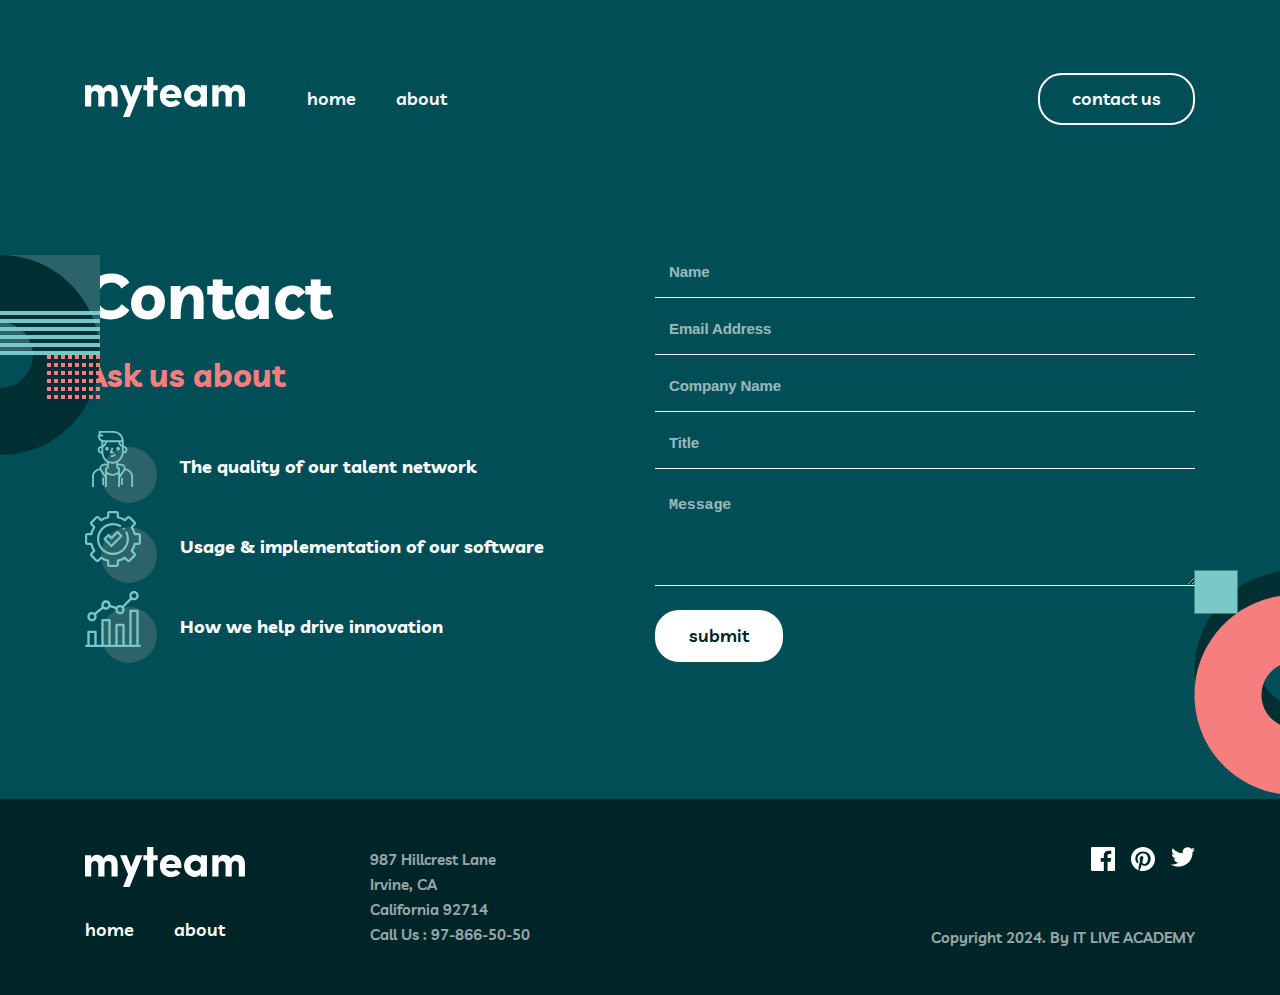
<file: contact.html>
<!DOCTYPE html>
<html lang="en">
<head>
  <meta charset="UTF-8">
  <meta name="viewport" content="width=device-width, initial-scale=1.0">

  <link rel="icon" type="image/png" sizes="32x32" href="./img/favicon-32x32.png">
  <title>Contact Page | myteam website </title>
    <!-- links main.css file -->
    <link rel="stylesheet" href="./css/main.css">
    <!-- links medida css file -->
    <link rel="stylesheet" href="./css/media.css">
</head>
<body>

     <!-- SITE-HEADER -->
  <div class="site-header-hero">
    <header class="site-header header">
      <div class="container d-flex">
        <a href="./index.html" class="site-header__logo logo">
          <img src="./img/logo.svg" alt="Site logo" class="logo-image">
        </a>

        <div class="site-menu__bar">
          <span class="site-menu__line"></span>
        </div>
        <nav class="header-nav nav">
          <ul class="nav-list">
            <li class="nav-item">
              <a href="./index.html" class="nav-link">home</a>
            </li>
            <li class="nav-item">
              <a href="./about.html" class="nav-link">about</a>
            </li>
          </ul>
          <a href="./contact.html" class="site-header__link contact-us primary-btn">contact us</a>
          
        </nav>
       
      </div>
    </header>
   
  </div>
  <!-- SITE-HEADER -->

  <!-- contact-section -->
  <div class="contact-page">
      <div class="container">
        <div class="contact-page__inner">
          <div class="contact-page__desc">
            <h1 class="contact-page__headline">Contact</h1>
            <p class="contact-page__ask">Ask us about</p>
              <div class="contact-page__use">
                <div class="contact-page__user--item">
                  <svg xmlns="http://www.w3.org/2000/svg" width="72" height="72" viewBox="0 0 72 72" fill="none">
                    <circle cx="44" cy="44" r="28" fill="#2C6269"/>
                    <path fill-rule="evenodd" clip-rule="evenodd" d="M14.496 0H28.496C34.1567 0 38.7627 4.606 38.7627 10.2666V10.2667V14.9333C40.8217 14.9333 42.496 16.6078 42.496 18.6667C42.496 20.7256 40.8217 22.4 38.7627 22.4H38.5502C38.2615 26.0674 36.1978 29.2747 33.1626 31.101V32.6667H36.112C38.6031 32.6667 40.6294 34.693 40.6293 37.1842C40.63 37.2541 40.6291 37.3238 40.6266 37.3934L40.7479 37.4014C44.9638 37.9624 48.096 41.5427 48.0961 45.7333V56H46.2294V45.7334C46.2294 42.4733 43.7934 39.6891 40.5613 39.258L40.1566 39.2323C40.0736 39.3986 39.98 39.5606 39.8761 39.7172L35.0293 46.9513V56H33.1626V42.9565C31.5588 44.1449 29.6055 44.8 27.5627 44.8C25.5195 44.8 23.5664 44.1451 21.9627 42.9571V56H20.096V46.9507L15.2512 39.7198C15.1466 39.5623 15.0525 39.3996 14.9691 39.2326L14.5026 39.2634C11.332 39.689 8.896 42.4732 8.896 45.7333V56H7.0293V45.7333C7.0293 41.5426 10.1616 37.9633 14.3167 37.407L14.4985 37.3946C14.4956 37.3215 14.4946 37.2481 14.4952 37.1746C14.4952 34.6929 16.5214 32.6666 19.0125 32.6666H21.9627V31.1315C19.2935 29.5509 17.3031 26.8626 16.7203 23.577C16.6624 23.2503 16.6185 22.9208 16.5905 22.5904L16.5759 22.4H16.3627C14.3037 22.4 12.6294 20.7255 12.6294 18.6666C12.6294 16.6077 14.3037 14.9333 16.3627 14.9333H16.3641L16.3628 10.5691C14.1573 9.51877 12.6294 7.26788 12.6294 4.66659C12.6294 4.15144 13.0475 3.7333 13.5627 3.7333H14.0639C13.7447 3.18358 13.5627 2.54603 13.5627 1.86659V0.933297C13.5627 0.418141 13.9808 0 14.496 0ZM33.1626 35.672V34.5334H36.112C37.5736 34.5334 38.7627 35.7234 38.7627 37.1934C38.7683 37.7264 38.6153 38.2415 38.3231 38.6811L35.0293 43.5973V37.5387C35.0294 37.0226 34.6121 36.6053 34.096 36.6053H33.9373C33.4893 36.5287 33.1589 36.1377 33.1626 35.672ZM29.5135 32.4996C30.1284 32.3806 30.7238 32.2126 31.2959 32V35.6636C31.2866 36.8807 32.0566 37.9363 33.1626 38.3254V40.4479C31.7317 42.032 29.7088 42.9333 27.5627 42.9333C25.4165 42.9333 23.3937 42.0319 21.9627 40.4494V38.3264C23.0678 37.9373 23.8377 36.8826 23.8294 35.672V32.0136C25.0094 32.4416 26.2731 32.6723 27.5731 32.6723C28.2124 32.6723 28.8621 32.6153 29.5135 32.4996ZM20.096 37.5387V43.5959L16.8043 38.6829C16.5103 38.2414 16.3572 37.7253 16.3628 37.1839C16.3627 35.7224 17.5517 34.5333 19.0134 34.5333H21.9627V35.6786C21.9655 36.1377 21.636 36.5288 21.188 36.6054H21.0293C20.5141 36.6054 20.096 37.0226 20.096 37.5387ZM35.1288 11.1999H36.8963L36.8972 14.0611C36.1836 13.4162 35.4006 12.4564 35.1288 11.1999ZM33.2297 11.1999C33.6439 14.0413 35.8705 15.7542 36.8979 16.4045L36.8988 19.5273L36.7019 22.0715C36.4424 26.3238 33.34 29.8584 29.1727 30.6647C24.2037 31.5467 19.4399 28.2213 18.557 23.2503C18.5094 22.9796 18.473 22.7071 18.4506 22.4401L18.2294 19.6V16.4032C19.2576 15.752 21.4817 14.0394 21.8956 11.1999H33.2297ZM16.3627 16.8H16.3647L16.3655 19.6719L16.432 20.5333H16.3627C15.3333 20.5333 14.496 19.6961 14.496 18.6666C14.496 17.6372 15.3333 16.8 16.3627 16.8ZM19.9966 11.1999C19.7249 12.4555 18.9427 13.4148 18.2294 14.0597V11.1334C18.5343 11.1772 18.8459 11.1999 19.1627 11.1999H19.9966ZM38.7627 19.6V16.8C39.7921 16.8 40.6294 17.6372 40.6294 18.6667C40.6294 19.6961 39.7923 20.5334 38.7627 20.5334H38.6914L38.7627 19.6ZM14.5903 5.6C15.0234 7.72702 16.9097 9.3333 19.1627 9.3333V9.33341H36.8437C36.378 5.13898 32.8127 1.8667 28.496 1.8667H15.4293C15.4293 2.89625 16.2666 3.73341 17.296 3.73341C17.8112 3.73341 18.2293 4.15155 18.2293 4.6667C18.2293 5.18186 17.8112 5.6 17.296 5.6H14.5903ZM23.8294 17.7333C23.8294 18.7642 22.9937 19.6 21.9627 19.6C20.9318 19.6 20.096 18.7642 20.096 17.7333C20.096 16.7023 20.9318 15.8666 21.9627 15.8666C22.9937 15.8666 23.8294 16.7023 23.8294 17.7333ZM33.1627 19.6C34.1937 19.6 35.0294 18.7642 35.0294 17.7333C35.0294 16.7023 34.1937 15.8666 33.1627 15.8666C32.1318 15.8666 31.296 16.7023 31.296 17.7333C31.296 18.7642 32.1318 19.6 33.1627 19.6ZM27.0746 20.5333L28.4288 17.1472L26.6957 16.4537L24.829 21.1204C24.7141 21.4079 24.7497 21.7346 24.9233 21.9903C25.0968 22.246 25.3863 22.4 25.6961 22.4H28.4961V20.5333H27.0746ZM25.8547 24.2667C27.3079 24.2657 28.6743 23.7001 29.7028 22.6726L31.0226 23.9933C29.6421 25.3727 27.8063 26.1324 25.8547 26.1334H25.696V24.2667H25.8547ZM17.2961 47.6C17.2961 47.0839 17.7142 46.6667 18.2294 46.6667C18.7446 46.6667 19.1627 47.0839 19.1627 47.6V53.2C19.1627 53.7161 18.7446 54.1333 18.2294 54.1333C17.7142 54.1333 17.2961 53.7161 17.2961 53.2V47.6ZM35.9627 47.6C35.9627 47.0839 36.3799 46.6667 36.896 46.6667C37.4121 46.6667 37.8294 47.0839 37.8293 47.6V53.2C37.8293 53.7161 37.4121 54.1333 36.896 54.1333C36.3799 54.1333 35.9627 53.7161 35.9627 53.2V47.6Z" fill="#79C8C7"/>
                    </svg>
                    <p class="contact-page__text">The quality of our talent network</p>
                </div>
                <div class="contact-page__user--item">
                  <svg xmlns="http://www.w3.org/2000/svg" width="72" height="72" viewBox="0 0 72 72" fill="none">
                    <circle cx="44" cy="44" r="28" fill="#2C6269"/>
                    <path fill-rule="evenodd" clip-rule="evenodd" d="M33.9062 53.8125C33.9062 55.0186 32.9249 56 31.7188 56H24.2812C23.0751 56 22.0938 55.0186 22.0938 53.8125V50.5471C20.0357 50.0092 18.0717 49.1948 16.2354 48.1177L13.9244 50.4287C13.0712 51.2815 11.6835 51.2815 10.8307 50.4287L5.57129 45.1693C4.71851 44.3165 4.71851 42.9288 5.57129 42.076L7.88226 39.7646C6.80518 37.9283 5.99084 35.9643 5.45294 33.9062H2.1875C0.981384 33.9062 0 32.9249 0 31.7188V24.2812C0 23.0751 0.981384 22.0938 2.1875 22.0938H5.44568C5.98187 20.0323 6.79535 18.0648 7.87244 16.2251L5.57129 13.924C4.71851 13.0712 4.71851 11.6835 5.57129 10.8307L10.8307 5.57129C11.6835 4.71851 13.0712 4.71851 13.9244 5.57129L16.2174 7.86475C18.0588 6.78253 20.0289 5.96478 22.0938 5.42517V2.1875C22.0938 0.981384 23.0751 0 24.2812 0H31.7188C32.9249 0 33.9062 0.981384 33.9062 2.1875V5.41791C35.9741 5.95581 37.948 6.77271 39.7924 7.85449L42.076 5.57129C42.9288 4.71851 44.3165 4.71851 45.1693 5.57129L50.4287 10.8307C51.2815 11.6835 51.2815 13.0712 50.4287 13.9244L48.1455 16.2076C49.2273 18.052 50.0442 20.0259 50.5821 22.0938H53.8125C55.0186 22.0938 56 23.0751 56 24.2812V31.7188C56 32.9249 55.0186 33.9062 53.8125 33.9062H50.5748C50.0352 35.9711 49.217 37.9412 48.1353 39.7826L50.4283 42.076C51.2811 42.9288 51.2811 44.3165 50.4283 45.1693L45.1693 50.4287C44.3165 51.2815 42.9288 51.2815 42.0756 50.4287L39.7749 48.1276C37.9348 49.2047 35.9673 50.0181 33.9062 50.5543V53.8125ZM16.0713 45.641C16.2747 45.641 16.4785 45.6974 16.6596 45.8127C18.7407 47.1415 21.0167 48.0853 23.4238 48.618C23.9249 48.7291 24.2812 49.173 24.2812 49.6862V53.8125H31.7188V49.6921C31.7188 49.1786 32.0759 48.7343 32.5775 48.624C34.988 48.0934 37.2674 47.1509 39.3519 45.823C39.7843 45.5474 40.3504 45.6094 40.7131 45.9721L43.6227 48.8817L48.8817 43.6227L45.9785 40.7195C45.6154 40.3564 45.5538 39.7894 45.8307 39.3566C47.1641 37.2717 48.1118 34.9902 48.6462 32.5762C48.7569 32.0751 49.2012 31.7188 49.7139 31.7188H53.8125V24.2812H49.7199C49.2064 24.2812 48.762 23.9241 48.6518 23.4225C48.1199 21.0051 47.174 18.7202 45.8405 16.6318C45.5645 16.199 45.6265 15.6329 45.9892 15.2698L48.8817 12.3773L43.6227 7.11835L40.7302 10.0108C40.3675 10.3735 39.801 10.4355 39.3682 10.1595C37.2798 8.82605 34.9949 7.88055 32.5775 7.34821C32.0759 7.23798 31.7188 6.79364 31.7188 6.28009V2.1875H24.2812V6.28607C24.2812 6.79919 23.9249 7.2431 23.4242 7.35419C21.0098 7.88867 18.7283 8.83588 16.6434 10.1693C16.211 10.4462 15.6436 10.3846 15.2809 10.0215L12.3773 7.11835L7.11835 12.3773L10.0279 15.2873C10.3906 15.6496 10.4526 16.2157 10.177 16.6481C8.84912 18.7326 7.90662 21.012 7.37598 23.4225C7.26575 23.9241 6.82141 24.2812 6.30786 24.2812H2.1875V31.7188H6.31384C6.82697 31.7188 7.27087 32.0755 7.38196 32.5762C7.91473 34.9838 8.85895 37.2593 10.1873 39.3404C10.4633 39.7732 10.4017 40.3397 10.0386 40.7025L7.11835 43.6227L12.3773 48.8821L15.2975 45.9614C15.509 45.7504 15.7889 45.641 16.0713 45.641ZM16.7083 39.2917C19.8217 42.4046 23.9108 43.9615 28 43.9615C32.0892 43.9615 36.1783 42.4046 39.2917 39.2917C44.1597 34.4241 45.3646 27.0182 42.2901 20.8641C42.0201 20.3237 41.363 20.1041 40.8229 20.3741C40.2825 20.6441 40.0633 21.3012 40.3333 21.8417C42.9865 27.1528 41.9462 33.5439 37.7451 37.7451C35.0581 40.432 31.5295 41.7753 28 41.7748C24.4714 41.7744 20.9419 40.4312 18.2554 37.7451C12.8819 32.3716 12.8819 23.6284 18.2554 18.2554C22.6026 13.9077 29.38 12.9691 34.736 15.9726C35.2628 16.2682 35.9293 16.0807 36.2249 15.5535C36.5201 15.0267 36.3326 14.3602 35.8058 14.0649C32.8296 12.3961 29.3181 11.7219 25.9167 12.1671C22.4039 12.6268 19.2197 14.1974 16.7083 16.7083C10.4821 22.9346 10.4821 33.0654 16.7083 39.2917ZM38.7572 18.8138C38.4684 18.8138 38.1873 18.6976 37.9826 18.4929C37.7792 18.2896 37.6635 18.0084 37.6635 17.72C37.6635 17.4321 37.7792 17.1501 37.9826 16.9467C38.186 16.7429 38.4684 16.6263 38.7572 16.6263C39.0447 16.6263 39.3267 16.7429 39.5305 16.9467C39.7339 17.1501 39.851 17.4321 39.851 17.72C39.851 18.0084 39.7339 18.2896 39.5305 18.4929C39.3259 18.6976 39.0447 18.8138 38.7572 18.8138ZM26.4564 36.0574C26.1663 36.0574 25.8881 35.9421 25.683 35.737L18.7664 28.8199C18.3391 28.3931 18.3391 27.7005 18.7664 27.2733L22.6893 23.3499C22.8944 23.1448 23.1725 23.0298 23.4626 23.0298C23.7527 23.0298 24.0313 23.1448 24.2364 23.3499L26.4564 25.5703L31.764 20.263C32.1909 19.8358 32.8834 19.8358 33.3107 20.263L37.2341 24.1864C37.6609 24.6132 37.6609 25.3058 37.2341 25.733L27.2301 35.737C27.0246 35.9421 26.7465 36.0574 26.4564 36.0574ZM21.0863 28.0466L26.4564 33.4166L34.9137 24.9597L32.5374 22.5834L27.2301 27.8906C27.025 28.0957 26.7465 28.2111 26.4564 28.2111C26.1663 28.2111 25.8881 28.0957 25.683 27.8906L23.4626 25.6702L21.0863 28.0466Z" fill="#79C8C7"/>
                    </svg>
                    <p class="contact-page__text">Usage & implementation of our software</p>
                </div>
                <div class="contact-page__user--item">
                  <svg xmlns="http://www.w3.org/2000/svg" width="72" height="72" viewBox="0 0 72 72" fill="none">
                    <circle cx="44" cy="44" r="28" fill="#2C6269"/>
                    <path fill-rule="evenodd" clip-rule="evenodd" d="M44.3333 4.6667C44.3333 2.093 46.4263 0 49 0C51.5737 0 53.6667 2.093 53.6667 4.6667C53.6667 7.24041 51.5737 9.33341 49 9.33341C48.1355 9.33341 47.3252 9.09726 46.6303 8.68608L39.0194 16.297C39.4306 16.992 39.6667 17.8022 39.6667 18.6667C39.6667 21.2404 37.5737 23.3334 35 23.3334C32.4263 23.3334 30.3333 21.2404 30.3333 18.6667C30.3333 18.4032 30.3552 18.1447 30.3974 17.893L25.0246 16.3608C24.2129 17.7396 22.7129 18.6667 21 18.6667C19.9493 18.6667 18.9788 18.3179 18.1981 17.73L11.0811 23.4046C11.4541 24.075 11.6667 24.8465 11.6667 25.6667C11.6667 28.2404 9.5737 30.3334 7 30.3334C4.4263 30.3334 2.3333 28.2404 2.3333 25.6667C2.3333 23.093 4.4263 21 7 21C7.90488 21 8.75035 21.2587 9.46631 21.7061L16.7404 15.9062C16.4788 15.3239 16.3333 14.6787 16.3333 14C16.3333 11.4263 18.4263 9.3333 21 9.3333C23.5737 9.3333 25.6667 11.4263 25.6667 14C25.6667 14.0389 25.6662 14.0777 25.6653 14.1165L31.3656 15.742C32.2217 14.6803 33.5327 14 35 14C35.8645 14 36.6748 14.2361 37.3697 14.6473L44.9806 7.03637C44.5694 6.34145 44.3333 5.5312 44.3333 4.6667ZM19.2225 15.5101C19.209 15.491 19.1948 15.4722 19.18 15.4537C19.1649 15.4348 19.1494 15.4164 19.1334 15.3987C18.8404 15.0086 18.6667 14.524 18.6667 14C18.6667 12.7143 19.712 11.6667 21 11.6667C22.288 11.6667 23.3333 12.7144 23.3333 14C23.3333 15.2857 22.288 16.3333 21 16.3333C20.2882 16.3333 19.6506 16.0133 19.2225 15.5101ZM8.61291 23.982C8.1938 23.5805 7.62552 23.3334 7 23.3334C5.712 23.3334 4.6667 24.381 4.6667 25.6667C4.6667 26.9523 5.712 28 7 28C8.288 28 9.3333 26.9523 9.3333 25.6667C9.3333 25.0421 9.08657 24.4737 8.68515 24.0543C8.66023 24.0314 8.63612 24.0073 8.61291 23.982ZM47.3975 6.3613C47.3831 6.34522 47.3681 6.32945 47.3527 6.314C47.3373 6.29859 47.3215 6.28369 47.3055 6.26933C46.9096 5.85087 46.6667 5.28643 46.6667 4.6667C46.6667 3.381 47.712 2.33341 49 2.33341C50.288 2.33341 51.3333 3.38111 51.3333 4.6667C51.3333 5.9523 50.288 7 49 7C48.3796 7 47.8155 6.75694 47.3975 6.3613ZM52.5 18.6667C53.144 18.6667 53.6667 19.1893 53.6667 19.8334V53.6667H54.8333C55.4773 53.6667 56 54.1893 56.0001 54.8333C56.0001 55.4773 55.4774 56 54.8334 56H52.5159L52.5 56.0001H45.5L45.4841 56H38.5159L38.5 56.0001H31.5L31.4841 56H24.5159L24.5 56.0001H17.5L17.4841 56H10.5H3.5H1.1667C0.522703 56 0 55.4773 0 54.8333C0 54.1893 0.522703 53.6667 1.1667 53.6667H2.3333V40.8334C2.3333 40.1894 2.856 39.6667 3.5 39.6667H10.5C11.144 39.6667 11.6667 40.1893 11.6667 40.8333V53.6667H16.3333V29.1667C16.3333 28.5227 16.856 28 17.5 28H24.5C25.144 28 25.6667 28.5227 25.6667 29.1667V53.6667H30.3333V33.8334C30.3333 33.1894 30.856 32.6667 31.5 32.6667H38.5C39.144 32.6667 39.6667 33.1893 39.6667 33.8334V53.6667H44.3333V19.8334C44.3333 19.1894 44.856 18.6667 45.5 18.6667H52.5ZM51.3333 21V53.6667H46.6666V21H51.3333ZM37.3333 53.6667V35H32.6666V53.6667H37.3333ZM18.6666 30.3333H23.3333V53.6667H18.6666V30.3333ZM9.33341 53.6667V42H4.6667V53.6667H9.3333H9.33341ZM35 21C33.712 21 32.6667 19.9523 32.6667 18.6667C32.6667 17.381 33.712 16.3334 35 16.3334C36.288 16.3334 37.3333 17.3811 37.3333 18.6667C37.3333 19.9523 36.288 21 35 21Z" fill="#79C8C7"/>
                    </svg>
                    <p class="contact-page__text">How we help drive innovation</p>
                </div>
              </div>
          </div>
          <div class="contact-page__form">
            <form action="" class="form-group" method="POST">
              <input type="text" placeholder="Name" required class="form-control">
              <input type="email" placeholder="Email Address" required class="form-control">
              <input type="text" placeholder="Company Name" required class="form-control">
              <input type="text" placeholder="Title " required class="form-control">
              <textarea name="" id="" cols="30" rows="5" class="form-control" placeholder="Message"></textarea>
              <button type="submit" class="form-btn secondary-btn">submit</button>
            </form>
          </div>
        </div>
      </div>
  </div>
    <!-- contact-section -->

     <!-- SITE-FOOTER -->
  <footer class="site-footer">
    <div class="container">
      <div class="footer-info">
        <div class="footer-menu">
          <div class="footer-menu__list">
            <a href="./index.html" class="footer-logo logo">
              <img src="./img/logo.svg" alt="Site logo" class="footer-logo__image">
            </a>
            <ul class="nav-list">
              <li class="nav-item">
                <a href="./index.html" class="nav-link">home</a>
              </li>
              <li class="nav-item">
                <a href="./about.html" class="nav-link">about</a>
              </li>
            </ul>
          </div>
          <p class="footer-contact">
            987  Hillcrest Lane <br>Irvine, CA <br> California  92714 <br>Call Us : <a href="tel:998978665050" class="footer-contact__phone">97-866-50-50</a>
          </p>
        </div>
        <div class="footer-social social">
          <ul class="social-list">
            <a href="#!" class="social-link">
              <svg xmlns="http://www.w3.org/2000/svg" width="24" height="24" viewBox="0 0 24 24" fill="none">
                <path d="M22.675 0H1.325C0.593 0 0 0.593 0 1.325V22.676C0 23.407 0.593 24 1.325 24H12.82V14.706H9.692V11.084H12.82V8.413C12.82 5.313 14.713 3.625 17.479 3.625C18.804 3.625 19.942 3.724 20.274 3.768V7.008L18.356 7.009C16.852 7.009 16.561 7.724 16.561 8.772V11.085H20.148L19.681 14.707H16.561V24H22.677C23.407 24 24 23.407 24 22.675V1.325C24 0.593 23.407 0 22.675 0Z" fill="currentColor"/>
                </svg>
            </a>
            <a href="#!" class="social-link">
              <svg xmlns="http://www.w3.org/2000/svg" width="24" height="24" viewBox="0 0 24 24" fill="none">
                <path d="M12 0C5.373 0 0 5.372 0 12C0 17.084 3.163 21.426 7.627 23.174C7.522 22.225 7.427 20.769 7.669 19.733C7.887 18.796 9.076 13.768 9.076 13.768C9.076 13.768 8.717 13.049 8.717 11.986C8.717 10.318 9.684 9.072 10.888 9.072C11.911 9.072 12.406 9.841 12.406 10.762C12.406 11.791 11.751 13.33 11.412 14.757C11.129 15.951 12.011 16.926 13.189 16.926C15.322 16.926 16.961 14.677 16.961 11.431C16.961 8.558 14.897 6.549 11.949 6.549C8.535 6.549 6.531 9.11 6.531 11.756C6.531 12.787 6.928 13.894 7.424 14.494C7.522 14.613 7.536 14.718 7.507 14.839L7.174 16.199C7.121 16.419 7 16.466 6.772 16.36C5.273 15.662 4.336 13.471 4.336 11.711C4.336 7.926 7.086 4.449 12.265 4.449C16.428 4.449 19.663 7.416 19.663 11.38C19.663 15.516 17.056 18.844 13.436 18.844C12.22 18.844 11.077 18.213 10.686 17.466L9.938 20.319C9.667 21.362 8.936 22.669 8.446 23.465C9.57 23.812 10.763 24 12 24C18.627 24 24 18.627 24 12C24 5.372 18.627 0 12 0Z" fill="currentColor"/>
                </svg>
            </a>
            <a href="#!" class="social-link">
              <svg xmlns="http://www.w3.org/2000/svg" width="24" height="20" viewBox="0 0 24 20" fill="none">
                <path d="M24 2.55699C23.117 2.94899 22.168 3.21299 21.172 3.33199C22.189 2.72299 22.97 1.75799 23.337 0.607986C22.386 1.17199 21.332 1.58199 20.21 1.80299C19.313 0.845986 18.032 0.247986 16.616 0.247986C13.437 0.247986 11.101 3.21399 11.819 6.29299C7.728 6.08799 4.1 4.12799 1.671 1.14899C0.381 3.36199 1.002 6.25699 3.194 7.72299C2.388 7.69699 1.628 7.47599 0.965 7.10699C0.911 9.38799 2.546 11.522 4.914 11.997C4.221 12.185 3.462 12.229 2.69 12.081C3.316 14.037 5.134 15.46 7.29 15.5C5.22 17.123 2.612 17.848 0 17.54C2.179 18.937 4.768 19.752 7.548 19.752C16.69 19.752 21.855 12.031 21.543 5.10599C22.505 4.41099 23.34 3.54399 24 2.55699Z" fill="currentColor"/>
                </svg>
            </a>
          </ul>
          <p class="footer-text">Copyright 2024. By IT LIVE ACADEMY</p>
        </div>
        
      </div>
    </div>
  </footer>
  <!-- SITE-FOOTER -->
  

</body>
</html>
</file>
<file: css/main.css>
@import url(./fonts.css);

/* CUSTOM PROPS */

:root {
    --Midnight-Green: #014E56;
    --Light-Coral: #F67E7E;
    --White: #fff;
    --Rapture-Blue: #79C8C7;
    --Police-Blue: #2C6269;
    --Deep-Jungle-Green: #004047;
    --Sacramento-State-Green: #012F34;
    --Dark-Green: #002529;
    --Levvic-font: "Livvic";
}

/* GLOBAL STYLES */

* {
    margin: 0;
    padding: 0;
    box-sizing: border-box;
}

a {
    text-decoration: none;
}

ul {
    list-style: none;
}

/* CONTAINER */

.container {
    max-width: 1158px;
    width: 100%;
    padding-left: 24px;
    padding-right: 24px;
    margin: auto;
}
/* BODY */

body {
    background-color: var(--Midnight-Green);
    font-family: var(--Levvic-font);
    /* height: 2000px; */
}

/* D-FLEX */
.d-flex {
    display: flex;
    justify-content: space-between;
    align-items: center;
    overflow: hidden;
}
/* ALL-BTN */
.primary-btn {
    display: block;
    padding: 10px 32px;
    border-radius: 24px;
    border: 2px solid var(--White);
    text-align: center;
    font-family: var(--Levvic-font);
    font-weight: 600;
    line-height: 28px;
    font-size: 18px;
    background-color: transparent;
    width: max-content;
    color: var(--White);
    transition: .4s;
   
}

.primary-btn:hover {
    background-color: var(--White);
    color: var(--Dark-Green);
    cursor: pointer;
}

.primary-btn:active {
    opacity: 0.25;
    background-color: transparent;
    color: var(--White);
}

.secondary-btn {
    display: block;
    padding: 10px 32px;
    border-radius: 24px;
    border: 2px solid var(--White);
    text-align: center;
    font-family: var(--Levvic-font);
    font-weight: 600;
    line-height: 28px;
    font-size: 18px;
    background-color: var(--White);
    width: max-content;
    color: var(--Dark-Green);
    transition: .4s;
}

.secondary-btn:hover {
    background-color: var(--Rapture-Blue);
    border: 2px solid var(--Rapture-Blue);
}

.secondary-btn:active {
    opacity: 0.25;
    background-color: var(--White);
    color: var(--Dark-Green);
}

/* SITE-HEADER */

.site-header-hero {
    overflow: hidden;
}
.site-header {
    padding-top: 73px;
}
.nav {
    width: 80%;
    display: flex;
    align-items: center;
    column-gap: 80px;
    justify-content: space-between;
}

.logo {
    display: block;
}
.logo-image {
    width: 160px;
    height: 40px;
    object-fit: cover;
}
.nav-list {
    display: flex;
    column-gap: 40px;
}

.nav-link {
    color: var(--White);
    font-size: 18px;
    font-weight: 600;
    line-height: 28px;
    transition: .4s;
    
}

.nav-link:hover {
    color: var(--Light-Coral);
    cursor: pointer;
}


/* SITE-HEADER */


/* SITE-HERO */

.site-hero {
    /* padding-top: 129px; */
    display: flex;
    align-items: center;
    height: 100vh;
    position: relative;
}

.site-hero__title {
    max-width: 635px;
    width: 100%;
    font-size: 100px;
    font-weight: 700;
    line-height: 100px;
    color: var(--White);
}
.site-hero__span {
    color: var(--Light-Coral);
}

.site-hero__desc {
    max-width: 445px;
    width: 100%;
    color: var(--White);
    font-size: 18px;
    font-weight: 600;
    line-height: 28px;
}
.site-hero__bottom--img {
    position: absolute;
    bottom: 0;
    object-fit: cover;
   
}

.site-hero__desc::before {
    content: "";
    display: block;
    width: 50px;
    height: 4px;
    background-color: var(--Rapture-Blue);
    margin-bottom: 79px;

}

.site-hero__content::before {
    content: url(../img/bg-befor.png);
    position: absolute;
    left: -10px;
}
/* SITE-HERO */

/* OFFER SECTION */
.offer {
    background-color: var(--Dark-Green);
    padding-top: 198px;
    padding-bottom: 198px;
    position: relative;
    overflow: hidden;
}

.offer::after {
    content: url(../img/bg-pattern-home-3.svg);
    position: absolute;
    right: -100px;
    bottom: 0;
}

.offer-content {
    display: flex;
    justify-content: space-between;
}
.offer-title {
    max-width: 445px;
    width: 100%;
    font-size: 48px;
    font-weight: 700;
    line-height: 48px;
    color: var(--White);
    position: relative;
   
}
.offer-title::before {
    content: "";
    display: block;
    width: 50px;
    height: 4px;
    background-color: var(--Light-Coral);
    position: absolute;
    top: -54px;

 
}

.offer-bulid {
    display: flex;
    flex-direction: column;
    row-gap: 32px;
}
.offer-bulid__item {
    display: flex;
    column-gap: 23px;
    /* align-items: center; */
   
}
.offer-bulid__desc {
    display: flex;
    flex-direction: column;
    row-gap: 16px;
}
.offer-bulid__title {
    color: var(--Light-Coral);
    font-size: 18px;
    font-weight: 700;
    line-height: 28px;
}
.offer-bulid__text {
    max-width: 445px;
    width: 100%;
    font-size: 15px;
    font-weight: 600;
    line-height: 25px;
    opacity: .8;
    color: var(--White);

}
/* OFFER SECTION */

/* DELIVERY SECTION */
.delivery {
    padding-top: 140px;
    padding-bottom: 140px;
    position: relative;
}

.delivery::before {
    content: url(../img/bg-pattern-home-4-about-3.svg);
    position: absolute;
    top: 0;
}

.delivery::after {
    content: url(../img/bg-pattern-home-5.svg);
    position: absolute;
    bottom: 0;
    right: 0;
}

.delivery-content {
    display: flex;
    flex-direction: column;
    row-gap: 56px;
}
.delivery-title {
    max-width: 932px;
    width: 100%;
    text-align: center;
    font-size: 48px;
    font-weight: 700;
    line-height: 48px;
    color: var(--White);
    margin: auto;
}
.delivery-title::after {
    content: "success stories.";
    color: var(--Rapture-Blue);
}
.delivery-cards {
    display: flex;
   column-gap: 30px;
}
.delivery-card {
    max-width: 350px;
    width: 100%;
    text-align: center;
}
.delivery-card__desc {
    color: var(--White);
    font-size: 15px;
    font-weight: 600;
    line-height: 25px;
    display: flex;
   
    flex-direction: column;
    align-items: center;
    position: relative;
}

.delivery-card__desc::before {
    content: url(../img/icon-quotes.svg);
    position: absolute;
    top: -30%;
    text-align: center;
    z-index: -1;
   
}
.delivery-card__body {
    margin-top: 24px;
    margin-bottom: 32px;
}
.delivery-card__name {
    color: var(--Rapture-Blue);
    font-size: 18px;
    font-weight: 700;
    line-height: 28px;
}
.delivery-card__jobs {
    font-size: 13px;
    font-weight: 500;
    line-height: 18px;
    color: var(--White);
    font-style: italic;
}
.delivery-card__ava {
    width: 62px;
    height: 62px;
    border-radius: 50%;
    overflow: hidden;
    border: 2px solid #C4FFFE;
    margin: auto;
}
.delivery-card__ava--img {
    width: 100%;
    height: 100%;
    border-radius: 50%;
    object-fit: cover;
}
/* DELIVERY SECTION */

/* CONTACT SECTION */

.contact {
    background-color: var(--Light-Coral);
    padding-top: 76px;
    padding-bottom: 76px;
    position: relative;
    overflow: hidden;
}
.contact::before {
    content: url(../img/bg-pattern-home-6-about-5.svg);
    position: absolute;
    bottom: -5px;
}
.contact-content {
    display: flex;
    justify-content: space-around;
    align-items: center;
}
.contact-title {
    font-size: 48px;
    font-weight: 700;
    line-height: 48px;
    color: var(--Sacramento-State-Green);
}
.contact-btn {
    border: 2px solid var(--Sacramento-State-Green);
    color: var(--Sacramento-State-Green);
}

.contact-btn:hover {
    background-color: var(--Sacramento-State-Green);
    color: var(--White);
}


/* CONTACT SECTION */


/* ABOUT PAGE */

    /* ABOUT COMPANIES */
    .about-companies {
        padding-top: 120px;
        padding-bottom: 120px;
        position: relative;
        overflow: hidden;
    }
    .about-companies::after {
        content: url(../img/bg-pattern-about-1-mobile-nav-1.svg);
        position: absolute;
        right: -100px;
        bottom: 0;
    }
    .about-content {
        display: flex;
        justify-content: space-between;
    }
    .about-title {
        color: var(--White);
        font-size: 64px;
        font-weight: 700;
        line-height: 70px;
    }
    .about-desc {
        max-width: 730px;
        width: 100%;
        font-size: 18px;
        font-weight: 600;
        line-height: 28px;
        color: var(--White);
        display: flex;
        flex-direction: column;
        row-gap: 24px;
    }

    .about-desc::before {
        content: "";
        display: block;
        width: 50px;
        height: 4px;
        background-color: var(--Light-Coral);
    }
    /* ABOUT COMPANIES */


    /* ABOUT TEAM */

    .team {
        padding-top: 140px;
        padding-bottom: 140px;
        background-color: var(--Deep-Jungle-Green);
        position: relative;
        overflow: hidden;
    }

    .team::before {
        content: url(../img/bg-pattern-about-2-contact-1.svg);
        position: absolute;
        top: 0;
        left: -100px;
    }
    
    .team::after {
        content: url(../img/bg-pattern-home-4-about-3.svg);
        position: absolute;
        bottom: 0;
        right: 0;
    }

    .team-title {
        color: var(--White);
        font-size: 48px;
        font-weight: 700;
        text-align: center;
        margin-bottom: 64px;
    }
    .team-cards {
        display: flex;
        flex-wrap: wrap;
        column-gap: 30px;
        row-gap: 76px;
    }
    .team-card {
        max-width: 350px;
        width: 100%;
        height: 253px;
        background-color: var(--Sacramento-State-Green);
        padding: 32px 24px 0;
        display: flex;
        flex-direction: column;
        position: relative;
        align-items: center;
    

    }
    .team-ava {
        width: 96px;
        height: 96px;
        border-radius: 50%;
        border: 2px solid var(--Rapture-Blue);
        overflow: hidden;
        margin-bottom: 16px;
    }
    .team-ava__image {
        width: 100%;
        height: 100%;
        object-fit: cover;


    }
    .team-person__name {
        color: var(--Rapture-Blue);
        font-size: 18px;
        font-weight: 700;
        line-height: 28px;
    }
    .team-person__job {
        color: var(--White);
        font-size: 15px;
        font-weight: 500;
        line-height: 25px;
        font-style: italic
    }
    .team-about__more {
        width: 56px;
        height: 56px;
        background-color: var(--Light-Coral);
        border-radius: 50%;
        border: unset;
        font-size: 30px;
        font-weight: 700;
        position: absolute;
        bottom: -28px;
        transition: .4s;
        z-index: 99;
    }
    .team-about__more:hover {
        cursor: pointer;
    }
  
    .team-card__content {
        width: 100%;
        height: 100%;
        background-color: var(--Dark-Green);
        position: absolute;
        top: 0;
        left: 0;
        text-align: center;
        padding-top: 35px;
        padding-left: 24px;
        padding-right: 24px;
        /* opacity: 0; */
        transform: scale(0);
        transition: .5s;
    }
    .team-person__desc {
        margin-top: 8px;
        margin-bottom: 24px;
        color: var(--White);
        font-weight: 15px;
        font-weight: 600;
        line-height: 25px;
    }
   
    .team-person__social {
        display: flex;
        column-gap: 16px;
        justify-content: center;
    }

    .active {
        background-color: var(--Light-Coral) !important;
    }

    .active-content {
        transform: scale(1);
    }
  
    /* ABOUT TEAM */

    /* ABOUT CLIENT */
    .clients {
        padding-top: 140px;
        padding-bottom: 150px;
        background-color: var(--Dark-Green);
        position: relative;

    }
    .clients::before {
        content: url(../img/bg-pattern-about-4.svg);
        position: absolute;
        top: 0;
        left: 0;
    }
 
    .our-client__title {
        text-align: center;
        color: var(--White);
        font-size: 48px;
        font-weight: 700;
        line-height: 48px;
        margin-bottom: 70px;
    }
    .client-items {
        display: flex;
        align-items: center;
        justify-content: space-between;
    }
    .cleint-logo__link {
        display: block;
    }
    .client-logo {
        max-width: 165px;
        width: 100%;
        height: auto;
    }
    /* ABOUT CLIENT */

/* ABOUT PAGE */

/* CONTACT PAGE */
.contact-page {
    margin-top: 130px;
    padding-bottom: 128px;
    position: relative;
    overflow: hidden;
}
.contact-page::before {
    content: url(../img/bg-pattern-about-2-contact-1.svg);
    position: absolute;
    left: -100px;
    top: 0;

}

.contact-page::after {
    content: url(../img/bg-pattern-contact-2.svg);
    position: absolute;
    right: -115px;
    bottom: 0;
}

.contact-page__inner {
    display: flex;
    justify-content: space-between;
    align-items: center;
}
.contact-page__desc {
    max-width: 540px;
    width: 100%;
}
.contact-page__headline {
    color: var(--White);
    font-size: 64px;
    font-weight: 700;
    
}
.contact-page__ask {
    color: var(--Light-Coral);
    font-size: 32px;
    font-weight: 700;
    line-height: 48px;
    margin-top: 16px;
    margin-bottom: 32px;
}

.contact-page__user--item {
    display: flex;
    column-gap: 23px;
    align-items: center;
    margin-bottom: 8px;
}
.contact-page__text {
    color: var(--White);
    font-size: 18px;
    font-weight: 700;
    line-height: 28px;
}
.contact-page__form {
    max-width: 540px;
    width: 100%;
  
}
.form-group {
    display: flex;
    flex-direction: column;
    row-gap: 24px;
}
.form-control {
    background-color: transparent;
    border: unset;

    padding-left: 14px;
    padding-bottom: 17px;
    width: 100%;
    border-bottom: 1px solid var(--White);
}
.form-control:focus {
    outline: unset;
}
.form-control::placeholder {
    text-transform: capitalize;
    font-size: 15px;
    font-weight: 600;
    line-height: 25px;
    letter-spacing: -0.115px;
    opacity: .6;
    color: var(--White);
}

.form-control:focus::placeholder {
    opacity: 1;
}


/* CONTACT PAGE */


/* SITE FOOTER */
.site-footer {
    background-color: var(--Dark-Green);
    padding-top: 48px;
    padding-bottom: 48px;
}
.footer-info {
    display: flex;
    justify-content: space-between;
}
.footer-menu {
    display: flex;
    column-gap: 125px;
}
.footer-menu__list {
    display: flex;
    flex-direction: column;
    row-gap: 25px;
}

.footer-logo__image {
}


.footer-contact {
    color: var(--White);
    font-size: 15px;
    font-weight: 600;
    line-height: 25px;
    opacity: .6;
}
.footer-contact__phone {
    color: var(--White);
}

.social {
    text-align: end;
    display: flex;
    flex-direction: column;
    justify-content: space-between;
}
.social-list {
    display: flex;
    column-gap: 16px;
    justify-content: flex-end;
}

.footer-text {
    font-size: 15px;
    font-weight: 600;
    color: var(--White);
    opacity: 0.6;
}
.social-link {
    color: var(--White);
    transition: .4s;
}
.social-link:hover {
    color: var(--Light-Coral);
}
/* SITE FOOTER */
</file>
<file: css/media.css>
@media only screen and (max-width: 768px) {
  .site-header {
    padding-top: 64px;
  }
  .logo {
    margin-right: 48px;
  }

  .container {
    padding-left: 40px;
    padding-right: 40px;
  }
  .site-hero__content {
    display: flex;
    flex-direction: column;
    text-align: center;
    row-gap: 24px;
  }
  .site-hero__content::before {
    display: none;
  }
  .site-hero__title {
    font-size: 64px;
    line-height: 56px;
    margin-top: 100px;
  }
  .site-hero__desc {
    max-width: 457px;
    width: 100%;
    font-size: 15px;
    font-weight: 600;
    line-height: 28px;
  }
  .site-hero__desc::before {
    display: none;
  }
  .site-hero__text {
    display: flex;
    flex-direction: column;
    row-gap: 100px;
  }
  .site-hero__bottom--img {
    position: unset;
  }

  /* OFFER SECTION */
  .offer {
    padding-top: 136px;
    padding-bottom: 136px;
  }

  .offer::after {
    top: 0;
  }
  .offer-content {
    max-width: 573px;
    width: 100%;
    margin: auto;
    flex-wrap: wrap;
    row-gap: 64px;
  }
  .offer-title {
    font-size: 32px;
    line-height: 32px;
  }
  .offer-bulid__text {
    max-width: 478px;
    width: 100%;
  }
  /* OFFER SECTION */

  /* DELIVERY SECTION */
  .delivery-content {
    max-width: 573px;
    width: 100%;
    margin: auto;
    display: flex;
    flex-direction: column;
    row-gap: 84px;
  }
  .delivery {
    padding-top: 100px;
    padding-bottom: 100px;
  }
  .delivery-title {
    font-size: 38px;
    line-height: 32px;
  }
  .delivery-cards {
    flex-wrap: wrap;
    width: 100%;
    justify-content: center;
    row-gap: 84px;
  }
  .delivery-card {
    max-width: unset;
    width: 100%;
    text-align: center;
  }
  /* DELIVERY SECTION */

  /* CONTACT SECTION */
  .contact::before {
    content: url(../img/bg-pattern-home-6-about-5.svg);
    position: absolute;
    bottom: -14%;
  }
  .contact-content {
    justify-content: space-evenly;
  }
  .contact-title {
    font-size: 32px;
    line-height: 32px;
  }
  /* CONTACT SECTION */

  /* ABOUT PAGE */
  .team {
    padding-top: 100px;
    padding-bottom: 128px;
  }
  .team-title {
    font-size: 32px;
    line-height: 32px;
  }
  .team-cards {
    justify-content: center;
    column-gap: 11px;
  }
  .team-card {
    max-width: 281px;
    width: 48%;
  }
  /* ABOUT PAGE */

  /* ABOUT CLIENTS */
  .clients {
    overflow: hidden;
    padding-top: 100px;
    padding-bottom: 100px;
  }
  .clients::before {
    top: -100px;
    left: 0;
  }
  .our-client__title {
    font-size: 32px;
    line-height: 32px;
    margin-bottom: 48px;
  }
  .client-logo {
    max-width: 103px;
    width: 100%;
  }


  /* ABOUT CLIENTS */

  /* CONTACT PAGE */
  .contact-page {
    margin-top: 112px;
    padding-bottom: 112px;
  }

  .contact-page__inner {
    flex-wrap: wrap;
    justify-content: center;
    row-gap: 64px;
  }
  .contact-page__desc {
    max-width: 515px;
    width: 100%;
    text-align: center;
  }
  .contact-page__ask {
    margin-top: 24px;
    margin-bottom: 24px;
  }

  /* CONTACT PAGE */

  /* SITE FOOTER */
  .site-footer {
    padding-top: 56px;
    padding-bottom: 56px;
  }
  .footer-info {
    flex-wrap: wrap;
    display: unset;
    row-gap: 34px;
  }
  .footer-menu {
    justify-content: space-between;
    margin-bottom: 34px;
  }
  .social {
    flex-direction: row;
    justify-content: space-between;
  }
  .footer-contact {
    text-align: end;
  }
  /* SITE FOOTER */

  /* ABOUT COMPANIES */
  .about-companies {
    padding-top: 110px;
    padding-bottom: 110px;
  }
  .about-content {
    flex-direction: column;
    text-align: center;
    align-items: center;
    row-gap: 24px;
  }
  .about-title {
    text-align: center;
    line-height: 56px;
  }

  .about-desc {
    max-width: 457px;
    width: 100%;
    font-size: 15px;
  }

  .about-desc::before {
    display: none;
  }

  /* ABOUT COMPANIES */
}

@media only screen and (max-width: 576px) {
  .site-hero {
    padding-top: 50px;
  }
  .site-header {
    overflow-x: scroll;
  }
  .container {
    padding-left: 24px;
    padding-right: 24px;
  }

  .site-menu__bar {
    width: 20px;
    height: 17px;
    z-index: 99;
    display: flex;
    flex-direction: column;
    justify-content: center;
  }
  .site-menu__line {
    display: block !important;
    width: 100%;
    height: 2px;
    background-color: var(--White);
    position: relative;
    transition: 0.4s;
  }
  .site-menu__line::before {
    content: "";
    display: block;
    width: 100%;
    height: 100%;
    background-color: var(--White);
    position: absolute;
    top: -6px;
    transition: 0.4s;
  }
  .site-menu__line::after {
    content: "";
    display: block;
    width: 100%;
    height: 100%;
    background-color: var(--White);
    position: absolute;
    top: 6px;
    transition: 0.4s;
  }

  .site-menu__bar:hover .site-menu__line::before {
    transform: rotate(45deg);
    top: 0;
  }
  .site-menu__bar:hover .site-menu__line::after {
    transform: rotate(-45deg);
    top: 0;
  }

  .site-menu__bar:hover .site-menu__line {
    background-color: transparent;
  }

  .site-menu__bar:hover ~ .nav {
    opacity: 1;
  }
  .nav {
    position: fixed;
    top: 0;
    right: 0;
    width: 255px;
    height: 100%;
    flex-direction: column;
    justify-content: center;
    background-color: #2c6269;
    opacity: 0;
    transition: 0.4s;
    row-gap: 36px;
    z-index: 55;
    overflow: hidden;
  
  }

  .nav::after {
    content: url(../img/bg-pattern-about-1-mobile-nav-1.svg);
    position: absolute; 
     right: -100px;
    bottom: -50px; 
  }
  .nav-list {
    display: flex;
    flex-direction: column;
    row-gap: 24px;
  }
    .site-hero__content {
      align-items: flex-start;
    }
    .site-hero__title {
      margin: unset;
    }
    .site-hero__bottom--img {
      position: absolute;
      bottom: 0;
      left: 18%;
      
  }
  
  /* OFFER SECTION */
  .offer {
    padding-top: 100px;
    padding-bottom: 64px;
  }

  .offer-content {
    max-width: 573px;
    width: 100%;
    margin: auto;
    flex-wrap: wrap;
    row-gap: 64px;
  }
  .offer-title {
    max-width: 240px;
    width: 100%;
    font-size: 32px;
    line-height: 32px;
  }

  .offer-bulid__item {
    flex-wrap: wrap;
    text-align: center;
    justify-content: center;
    row-gap: 16px;
  }
  .offer-bulid__desc {
    row-gap: 8px;
  }
  .offer-bulid__text {
    max-width: 478px;
    width: 100%;
    line-height: 25px;
  }
  .offer-bulid {
    row-gap: 48px;
  }
  /* OFFER SECTION */

  /* DELIVERY SECTION */
  .delivery-content {
    margin: auto;
    display: flex;
    flex-direction: column;
    row-gap: 84px;
  }
  .delivery {
    padding-top: 100px;
    padding-bottom: 100px;
  }
  .delivery-title {
    font-size: 32px;
    line-height: 32px;
  }
  .delivery-cards {
    flex-wrap: wrap;
    width: 100%;
    justify-content: center;
    row-gap: 84px;
  }
  .delivery-card {
    max-width: unset;
    width: 100%;
    text-align: center;
  }
  /* DELIVERY SECTION */

  /* CONTACT SECTION */
  .contact-content {
    max-width: 327px;
    width: 100%;
    flex-wrap: wrap;

    text-align: center;
    margin: auto;
    row-gap: 24px;
  }
  /* CONTACT SECTION */

  /* ABOUT COMPANIES */

  .about-companies {
    padding-top: 80xpx;
    padding-bottom: 108px;
  }
  .about-content {
    row-gap: 16px;
  }
  .about-title {
    text-align: center;
    font-size: 40px;
    line-height: 40px;
  }

  .about-desc {
    max-width: 457px;
    width: 100%;
    font-size: 15px;
  }

  .about-companies::after {
    bottom: -100px;
  }

  .team {
    padding-top: 88px;
    padding-bottom: 116px;
  }
  .team::before {
    top: -100px;
    left: -100px;
  }
  .team-title {
    font-size: 32px;
    line-height: 32px;
    margin-bottom: 48px;
  }
  .team-cards {
    justify-content: center;
    row-gap: 52px;
  }
  .team-card {
    max-width: unset;
    width: 100%;
  }

  /* ABOUT COMPANIES */

   /* ABOUT CLIENTS */
   .clients {
    overflow: hidden;
    padding-top: 88px;
    padding-bottom: 88px;
  }
  .clients::before {
    top: -100px;
    left: -100px;
  }
  .our-client__title {
    font-size: 32px;
    line-height: 32px;
    margin-bottom: 64px;
  }
  .client-items {
    flex-direction: column;
    row-gap: 57px;
  }
  .client-logo {
    max-width: 146px;
    width: 100%;
    height: auto;
  }


  /* ABOUT CLIENTS */

   /* CONTACT PAGE */
   .contact-page {
    margin-top: 80px;
    padding-bottom: 88px;
  }
  .contact-page::before {
    display: none;
  }
  .contact-page__headline {
    font-size: 40px;
    line-height: 40px;
  }
  .contact-page__ask {
    margin-top: 16px;
    margin-bottom: 40px;
  }

  .contact-page__inner {
    flex-wrap: wrap;
    justify-content: center;
    row-gap: 64px;
  }
  .contact-page__desc {
    max-width: 515px;
    width: 100%;
    text-align: center;
  }
  .contact-page__ask {
    margin-top: 24px;
    margin-bottom: 24px;
  }
  .contact-page__text {
    text-align: start;
    max-width: 232px;
    width: 100%;
  }
  .contact-page::after {
    bottom: -100px;
  
  }

  /* CONTACT PAGE */

  /* SITE FOOTER */

  .site-footer {
    padding-top: 66px;
    padding-bottom: 66px;
  }
  .footer-info {
    flex-wrap: wrap;
    display: unset;
    row-gap: 34px;
  }
  .footer-menu {
    display: flex;
    flex-wrap: wrap;
    margin-bottom: 34px;
    justify-content: center;
  }
  .site-footer .nav-list {
    flex-direction: row;
    justify-content: center;
  }
  .logo {
    margin-right: unset;
    text-align: center;
  }
  .footer-logo__image {
    width: 96px;
  }
  .social {
    flex-direction: row;
    justify-content: center;
    flex-wrap: wrap;
    row-gap: 16px;
  }
  .footer-contact {
    text-align: center;
    margin-top: 24px;
    margin-bottom: 6px;
  }
  /* SITE FOOTER */
}

@media only screen and (max-width:375px) {
  .site-hero__bottom--img {
    position: absolute;
    bottom: 0;
    left: 2%;  
  }
}
</file>
